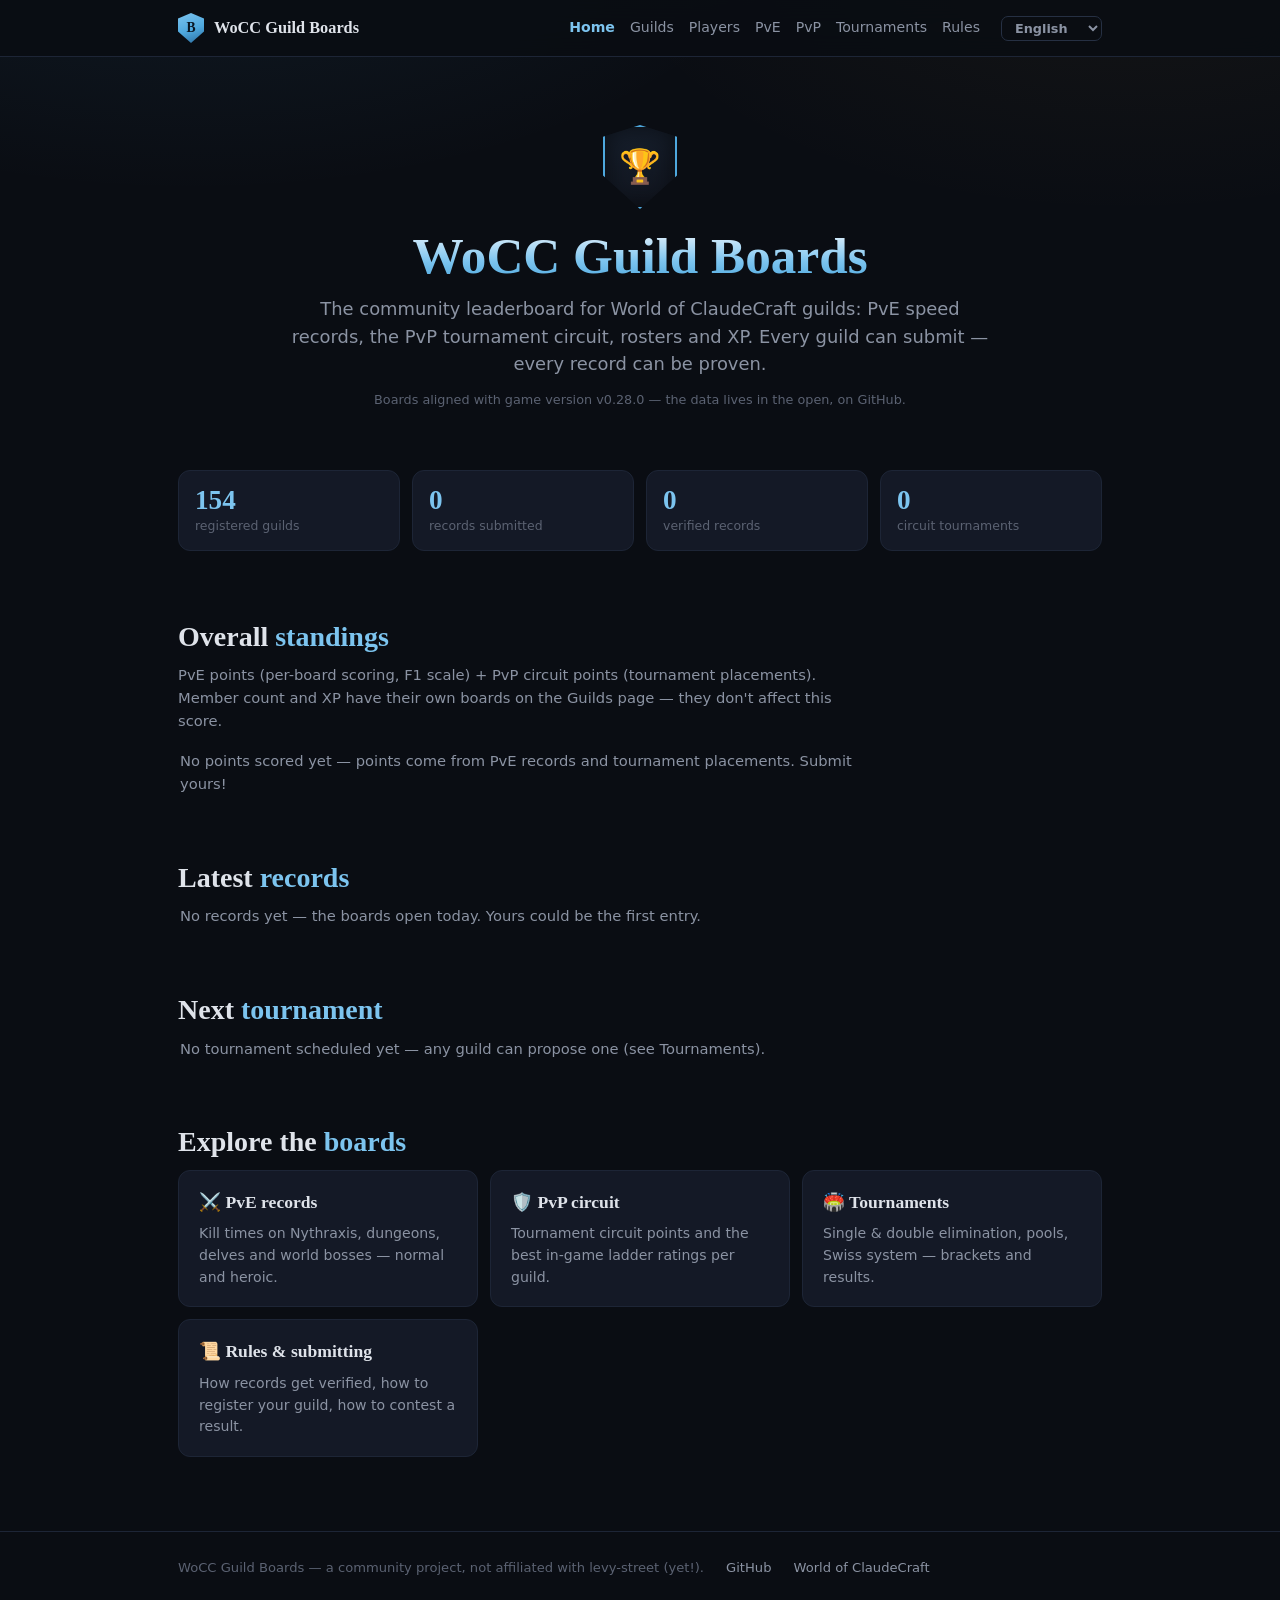
<file: index.html>
<!doctype html>
<html lang="en">
<head>
<meta charset="utf-8">
<meta name="viewport" content="width=device-width, initial-scale=1">
<meta name="color-scheme" content="dark">
<title data-i18n="home.title">WoCC Guild Boards — the inter-guild leaderboard</title>
<meta name="description" content="The community leaderboard for World of ClaudeCraft guilds: PvE records, PvP tournament circuit, rosters and XP. Submissions open to every guild.">
<meta name="theme-color" content="#4ea8de">
<link rel="icon" href="data:image/svg+xml,<svg xmlns=%27http://www.w3.org/2000/svg%27 viewBox=%270 0 100 100%27><polygon points=%2750,0 100,16 100,60 50,100 0,60 0,16%27 fill=%27%234ea8de%27/><text x=%2750%27 y=%2772%27 font-size=%2752%27 text-anchor=%27middle%27 font-family=%27Georgia%27 font-weight=%27bold%27 fill=%27%230a1622%27>B</text></svg>">
<link rel="stylesheet" href="assets/style.css">
</head>
<body data-page="home">

<header class="topbar">
  <div class="row">
    <a class="brand" href="index.html"><span class="sigil">B</span><b>WoCC Guild Boards</b></a>
    <nav class="topnav" data-boards-nav data-current="home"></nav>
  </div>
</header>

<div class="demo-banner" data-demo-banner></div>

<main>
  <div class="wrap">
    <section class="hero">
      <div class="crest"><span>🏆</span></div>
      <h1>WoCC Guild Boards</h1>
      <p data-i18n="home.tagline">The community leaderboard for World of ClaudeCraft guilds: PvE speed records, the PvP tournament circuit, rosters and XP. Every guild can submit — every record can be proven.</p>
      <span class="patchline" data-i18n="home.patchline">Boards aligned with game version v0.28.0 — the data lives in the open, on GitHub.</span>
    </section>

    <section>
      <div class="stats" data-home-stats></div>
    </section>

    <section>
      <h2 data-i18n="home.overallH">Overall <span class="em">standings</span></h2>
      <p class="section-sub" data-i18n="home.overallSub">PvE points (per-board scoring, F1 scale) + PvP circuit points (tournament placements). Member count and XP have their own boards on the Guilds page — they don't affect this score.</p>
      <div class="table-scroll" data-home-board></div>
    </section>

    <section>
      <h2 data-i18n="home.latestH">Latest <span class="em">records</span></h2>
      <div data-home-latest></div>
    </section>

    <section>
      <h2 data-i18n="home.nextH">Next <span class="em">tournament</span></h2>
      <div data-home-next></div>
    </section>

    <section>
      <h2 data-i18n="home.exploreH">Explore the <span class="em">boards</span></h2>
      <div class="cards">
        <a class="navcard" href="pve.html"><h3 data-i18n="home.cardPveH">⚔️ PvE records</h3><p data-i18n="home.cardPveP">Kill times on Nythraxis, dungeons, delves and world bosses — normal and heroic.</p></a>
        <a class="navcard" href="pvp.html"><h3 data-i18n="home.cardPvpH">🛡️ PvP circuit</h3><p data-i18n="home.cardPvpP">Tournament circuit points and the best in-game ladder ratings per guild.</p></a>
        <a class="navcard" href="tournois.html"><h3 data-i18n="home.cardTourH">🏟️ Tournaments</h3><p data-i18n="home.cardTourP">Single &amp; double elimination, pools, Swiss system — brackets and results.</p></a>
        <a class="navcard" href="reglement.html"><h3 data-i18n="home.cardRulesH">📜 Rules &amp; submitting</h3><p data-i18n="home.cardRulesP">How records get verified, how to register your guild, how to contest a result.</p></a>
      </div>
    </section>
  </div>
</main>

<footer>
  <div class="wrap">
    <span data-i18n="footer.tagline">WoCC Guild Boards — a community project, not affiliated with levy-street (yet!).</span>
    <a href="https://github.com/Reptile-New/guild-leaderbord" rel="noopener">GitHub</a>
    <a href="https://github.com/levy-street/world-of-claudecraft" rel="noopener">World of ClaudeCraft</a>
  </div>
</footer>

<script src="assets/i18n.js"></script>
<script src="assets/app.js"></script>
</body>
</html>
</file>
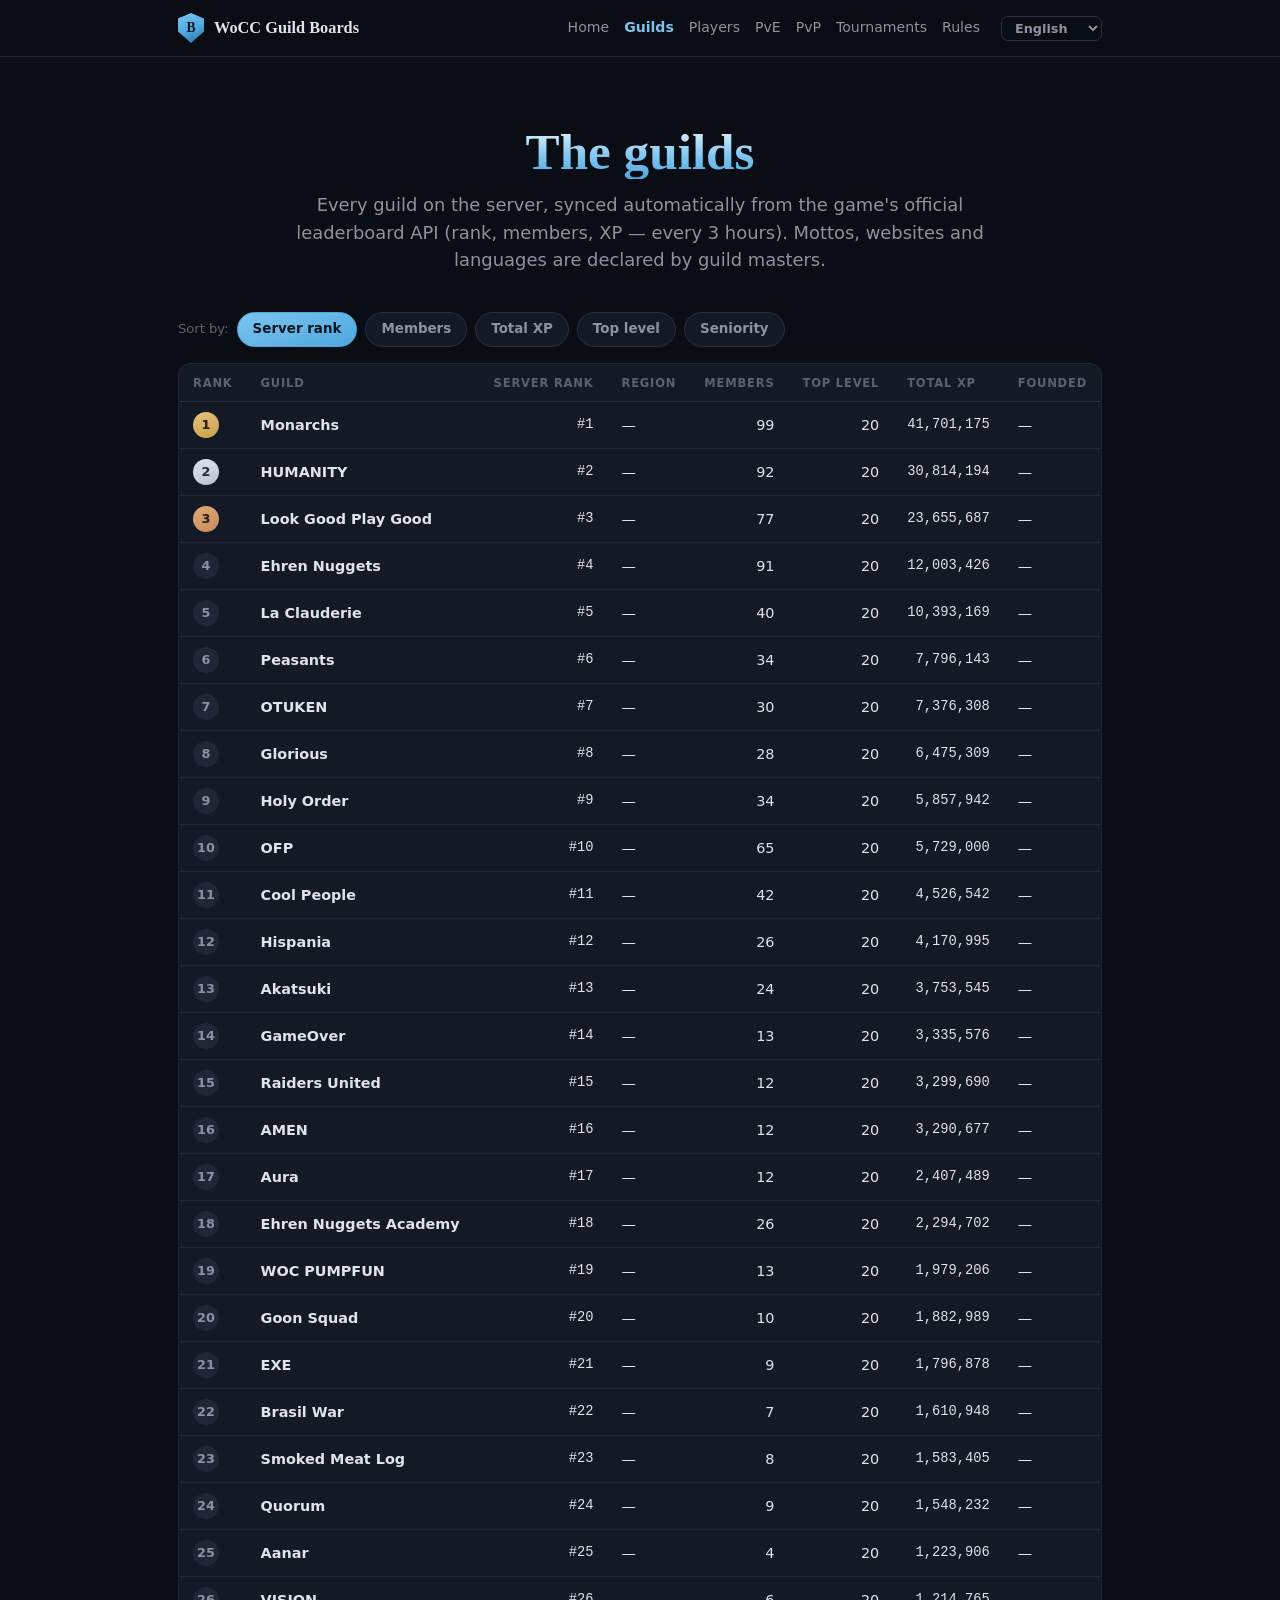
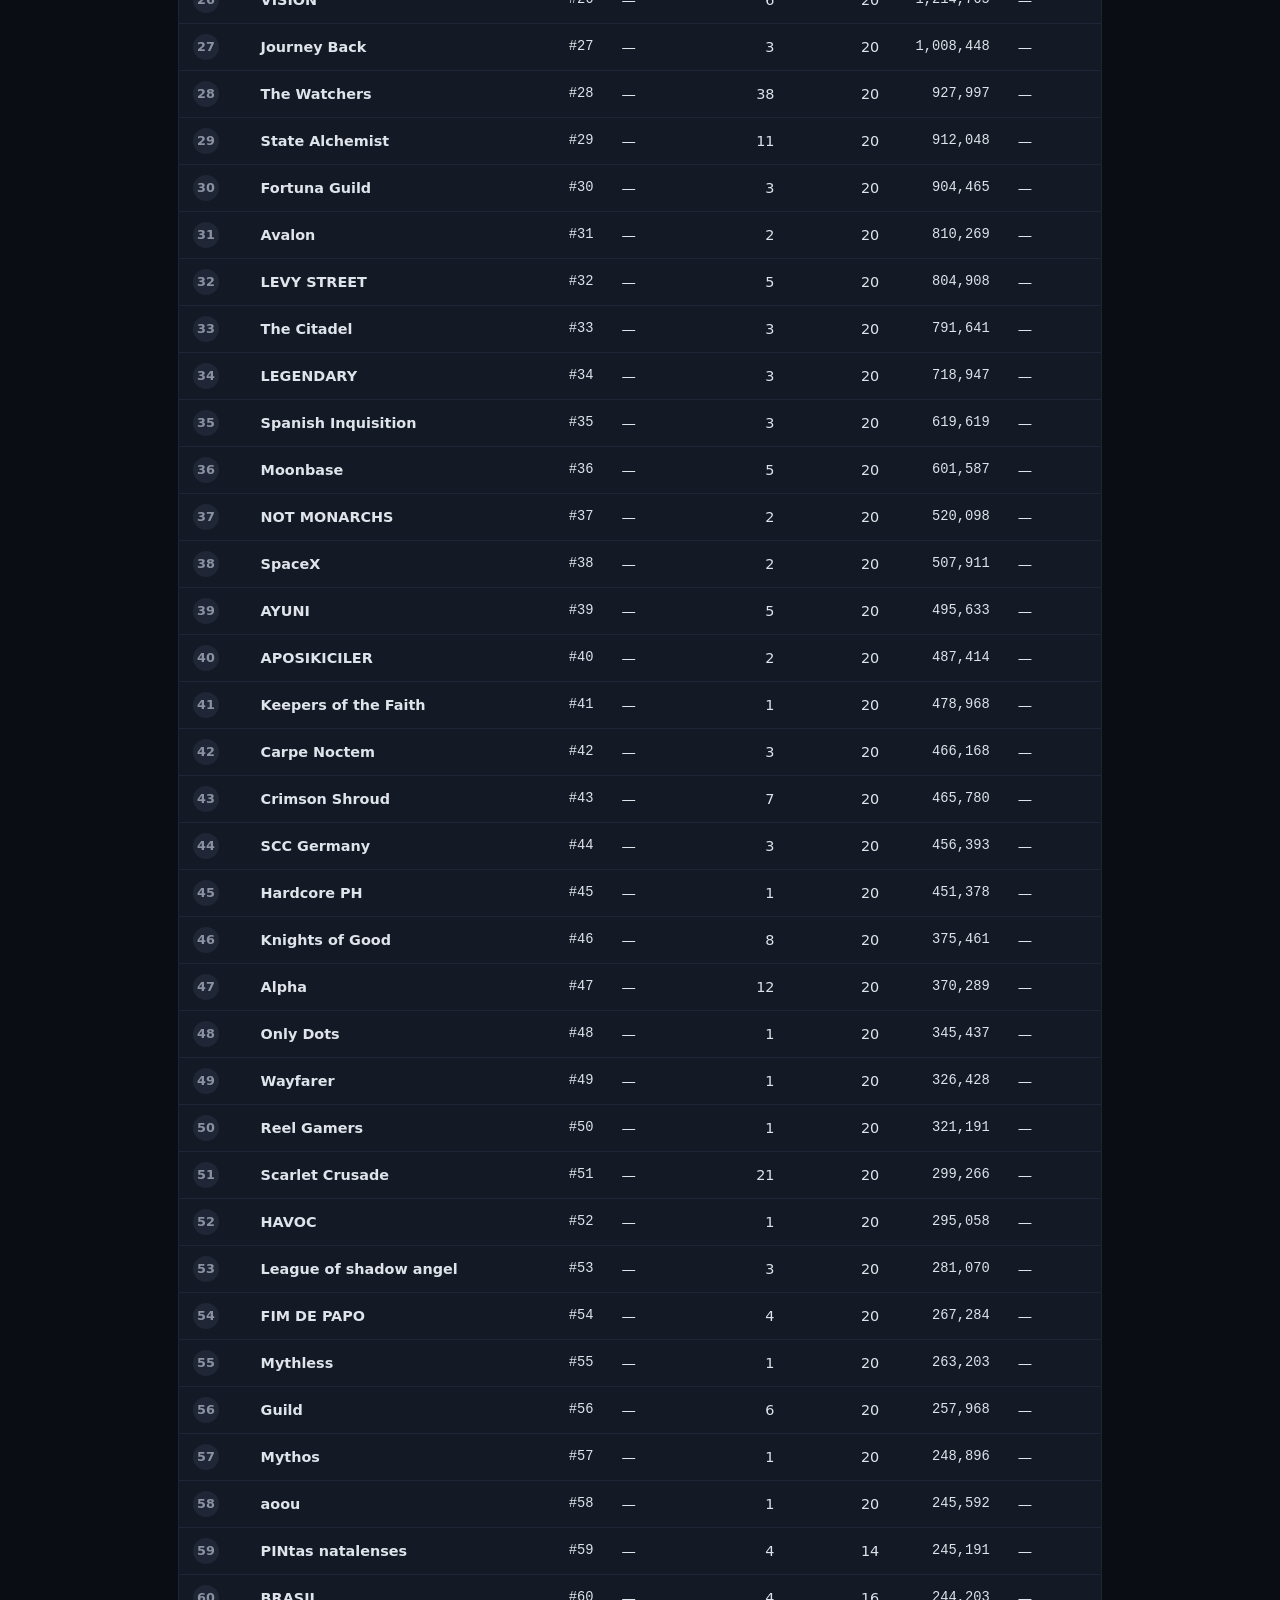
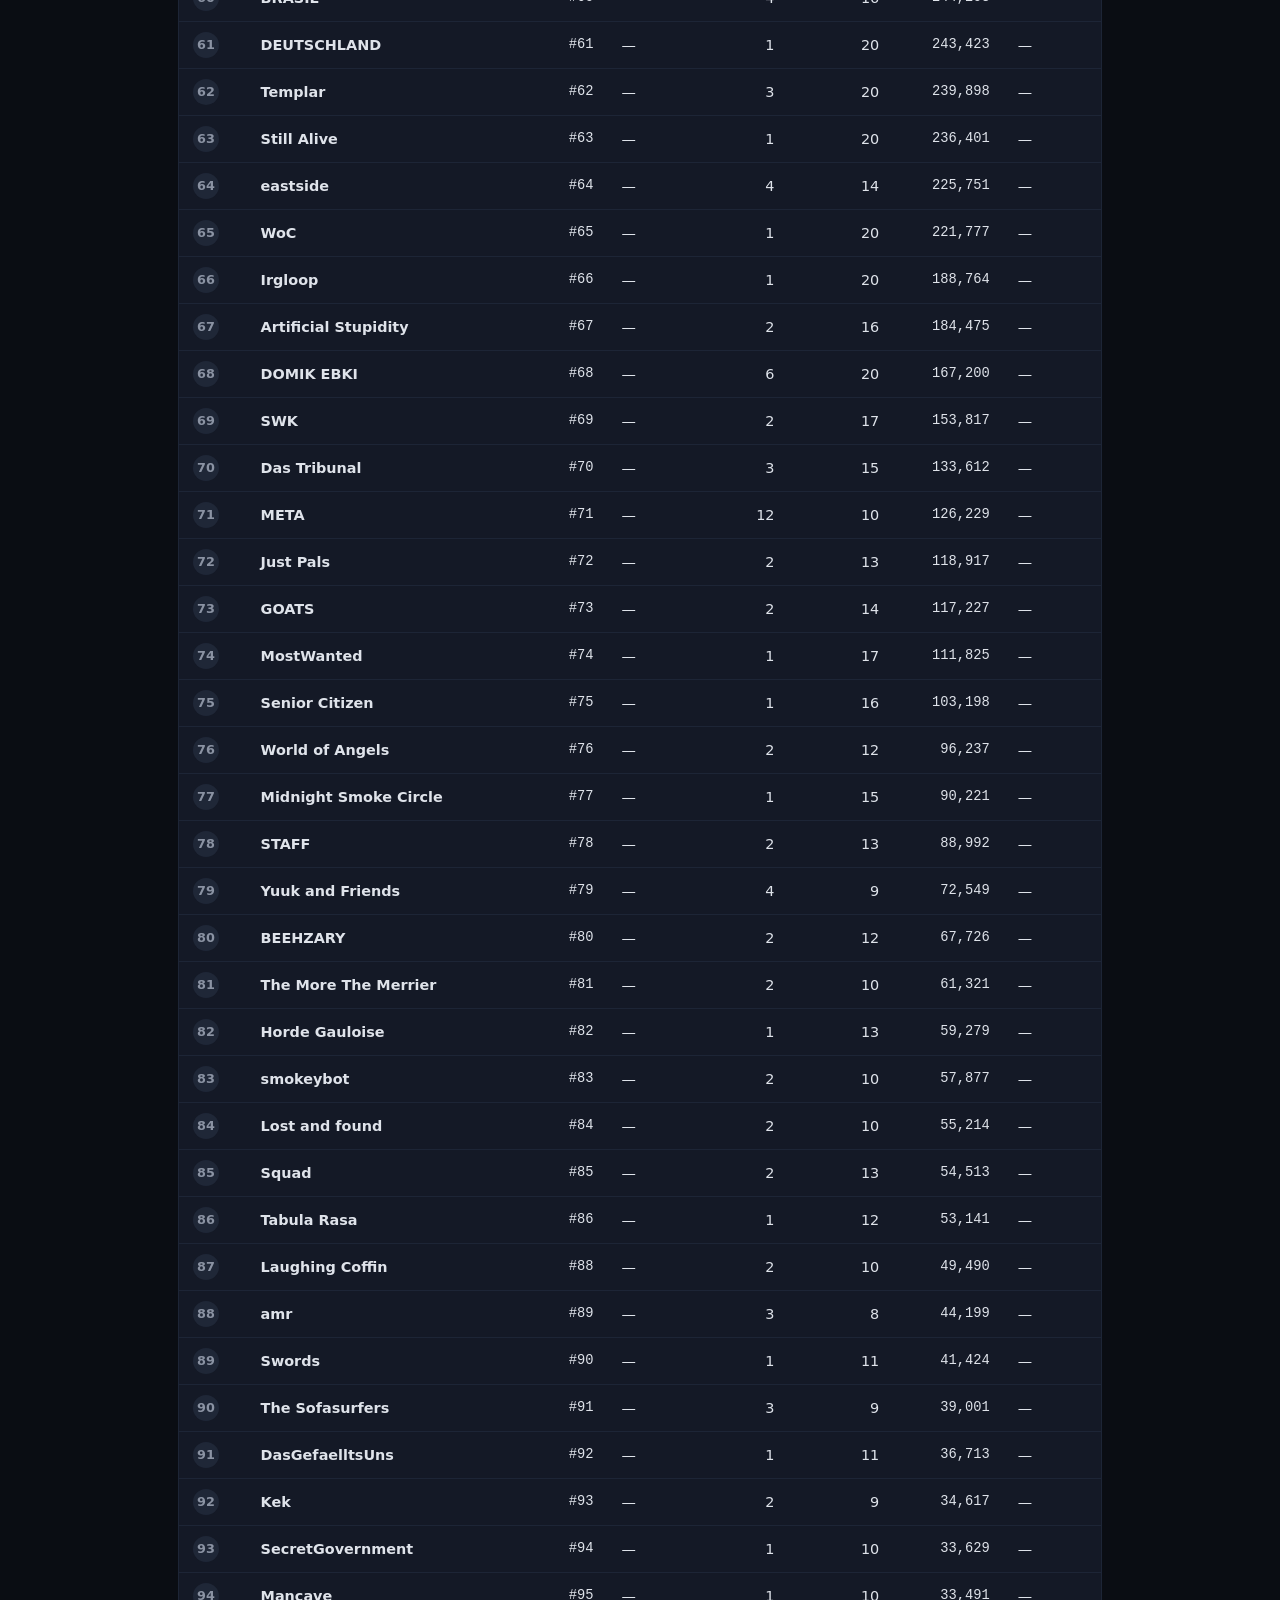
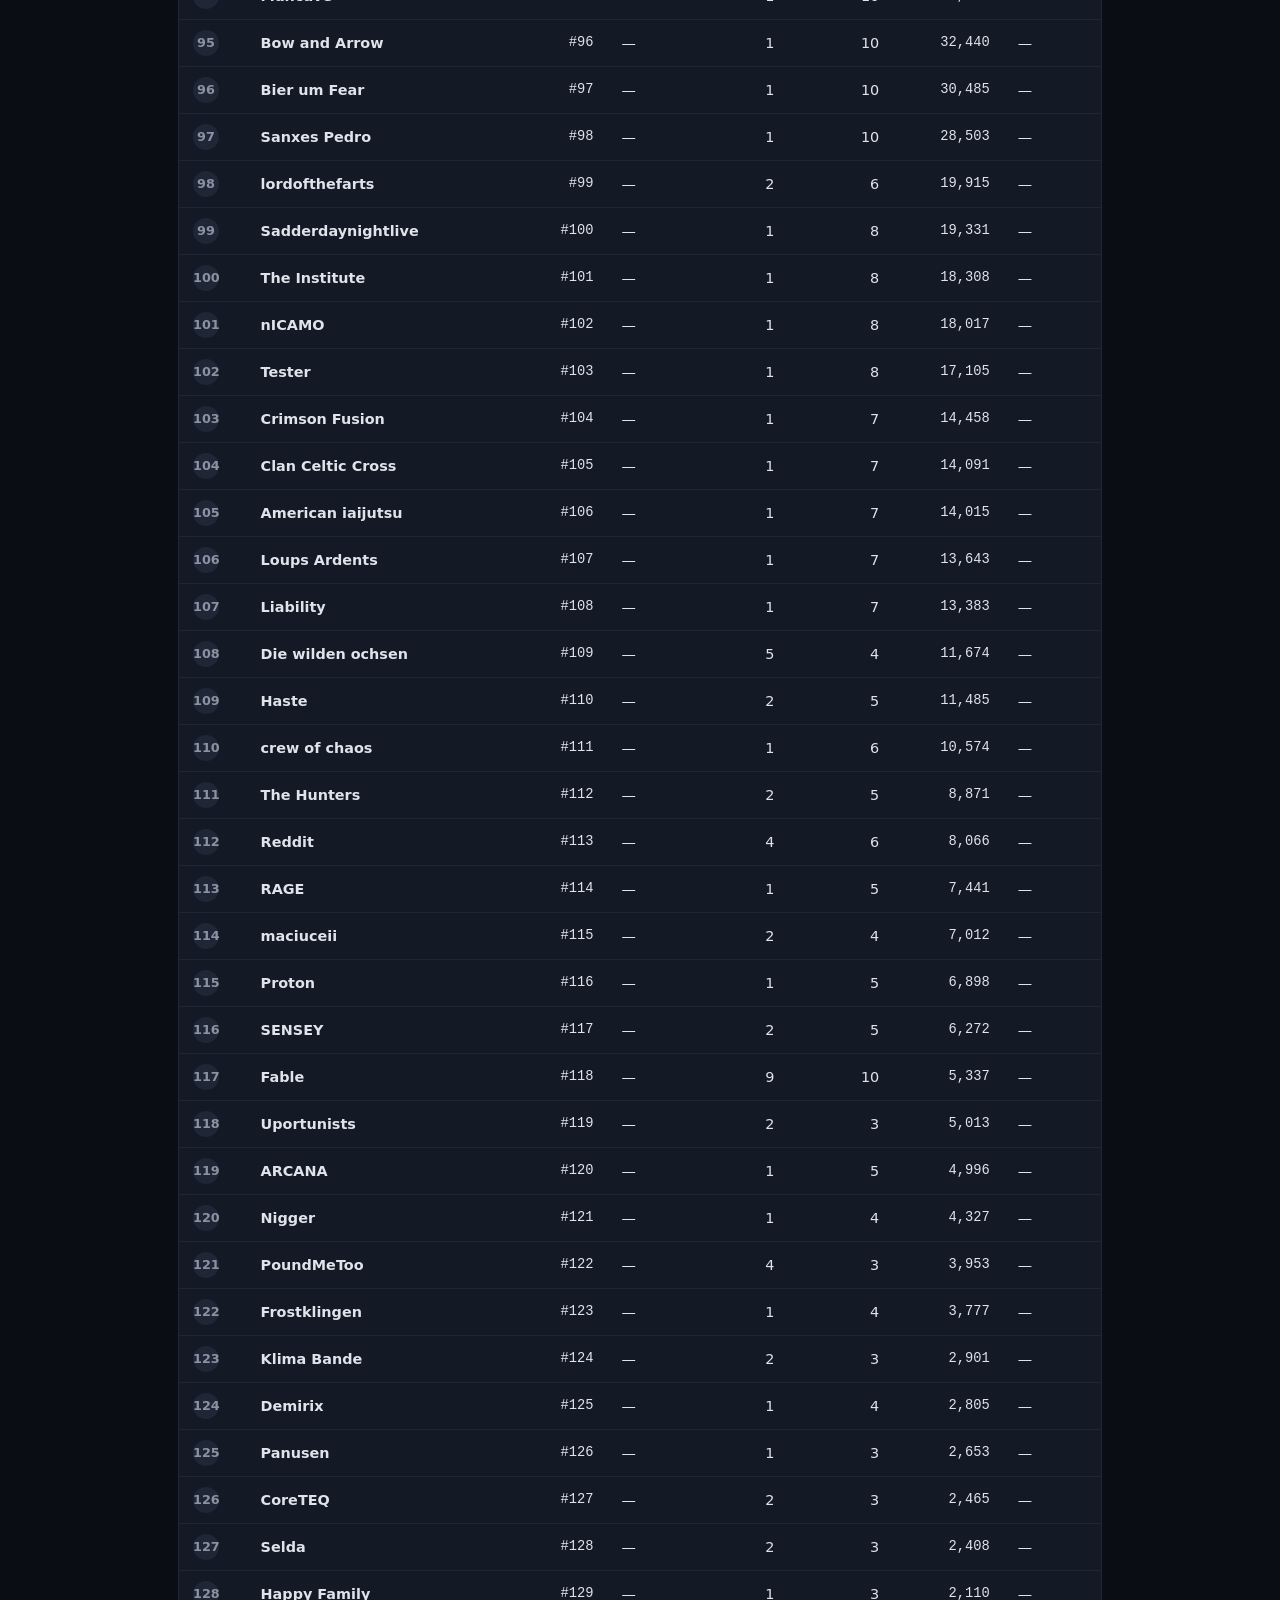
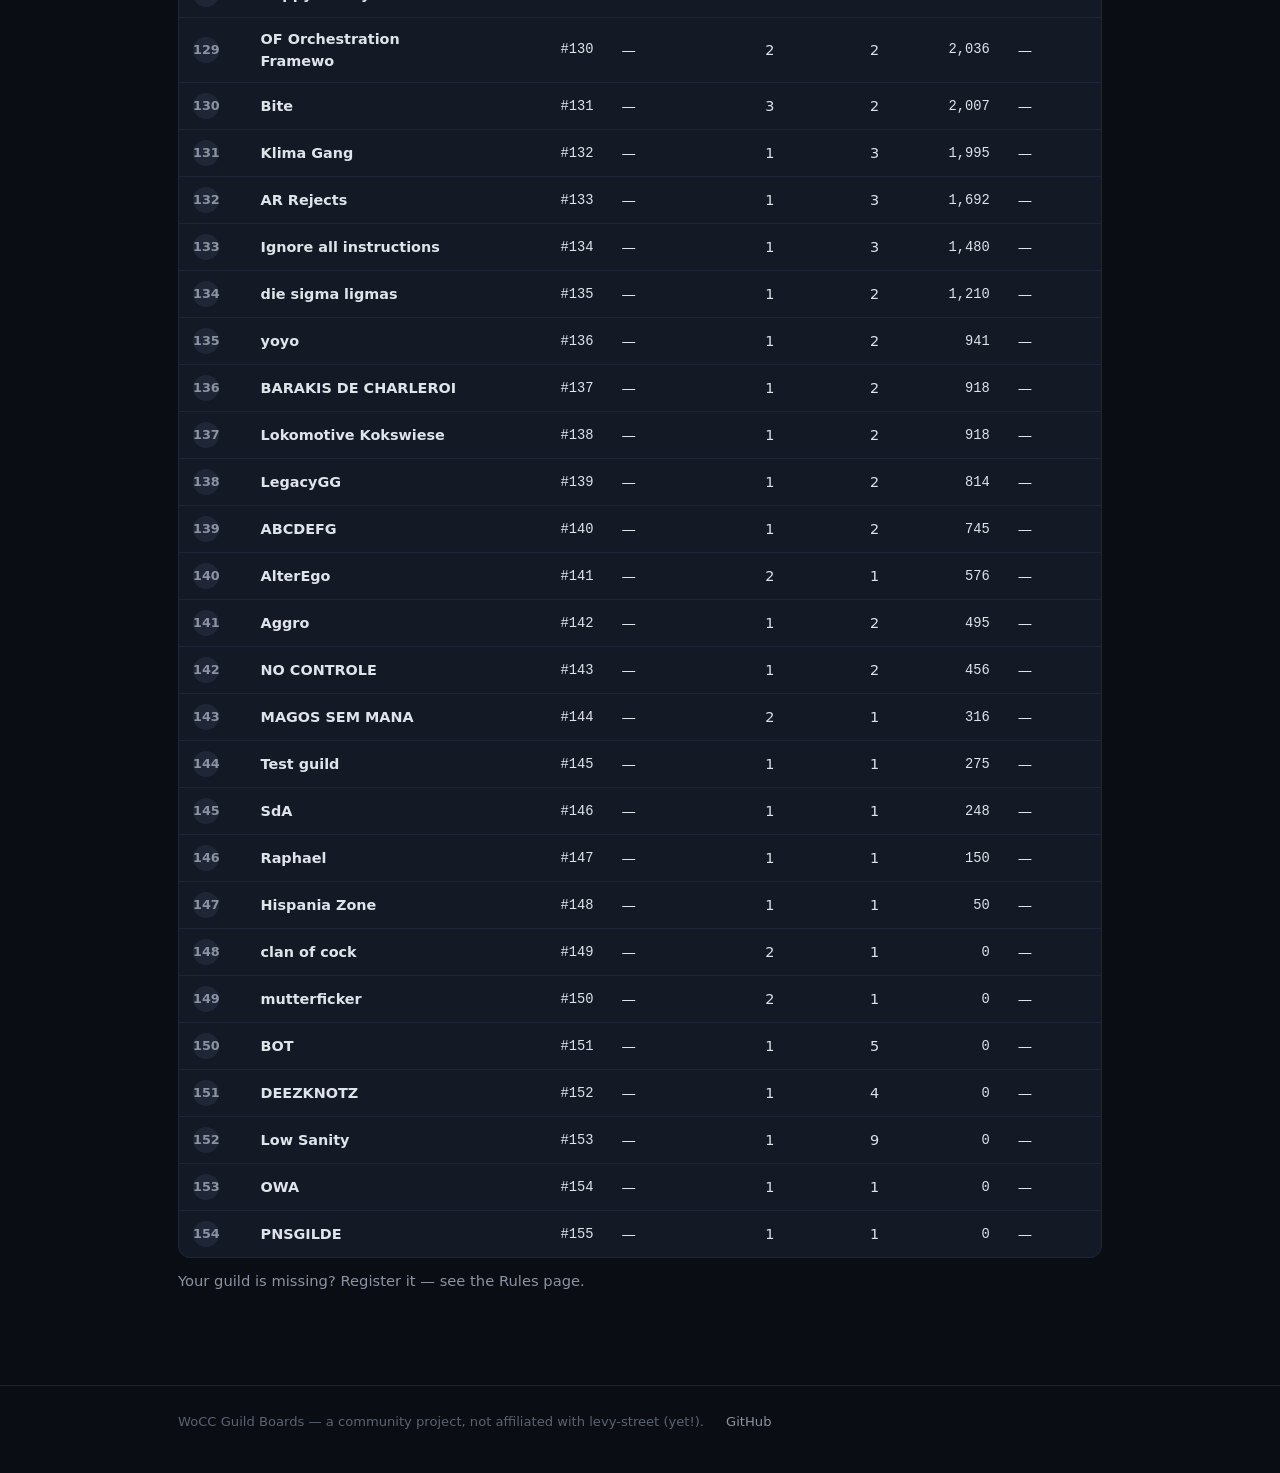
<file: guildes.html>
<!doctype html>
<html lang="en">
<head>
<meta charset="utf-8">
<meta name="viewport" content="width=device-width, initial-scale=1">
<meta name="color-scheme" content="dark">
<title data-i18n="guilds.title">Guilds — WoCC Guild Boards</title>
<meta name="description" content="Directory and rankings of World of ClaudeCraft guilds: members, average level, total XP, seniority.">
<meta name="theme-color" content="#4ea8de">
<link rel="icon" href="data:image/svg+xml,<svg xmlns=%27http://www.w3.org/2000/svg%27 viewBox=%270 0 100 100%27><polygon points=%2750,0 100,16 100,60 50,100 0,60 0,16%27 fill=%27%234ea8de%27/><text x=%2750%27 y=%2772%27 font-size=%2752%27 text-anchor=%27middle%27 font-family=%27Georgia%27 font-weight=%27bold%27 fill=%27%230a1622%27>B</text></svg>">
<link rel="stylesheet" href="assets/style.css">
</head>
<body data-page="guilds">

<header class="topbar">
  <div class="row">
    <a class="brand" href="index.html"><span class="sigil">B</span><b>WoCC Guild Boards</b></a>
    <nav class="topnav" data-boards-nav data-current="guilds"></nav>
  </div>
</header>

<div class="demo-banner" data-demo-banner></div>

<main>
  <div class="wrap">
    <section class="hero" style="padding-bottom:10px">
      <h1 data-i18n="guilds.h1">The guilds</h1>
      <p data-i18n="guilds.tagline">Every registered guild, sortable by members, average level, total XP or seniority. Numbers are declared by guild masters and refreshed with each submission.</p>
    </section>

    <section>
      <div class="chips" data-guild-chips></div>
      <div class="table-scroll" data-guild-table></div>
      <p class="section-sub" style="margin-top:12px" data-i18n="guilds.missing">Your guild is missing? Register it — see the Rules page.</p>
    </section>
  </div>
</main>

<footer>
  <div class="wrap">
    <span data-i18n="footer.tagline">WoCC Guild Boards — a community project, not affiliated with levy-street (yet!).</span>
    <a href="https://github.com/Reptile-New/guild-leaderbord" rel="noopener">GitHub</a>
  </div>
</footer>

<script src="assets/i18n.js"></script>
<script src="assets/app.js"></script>
</body>
</html>
</file>
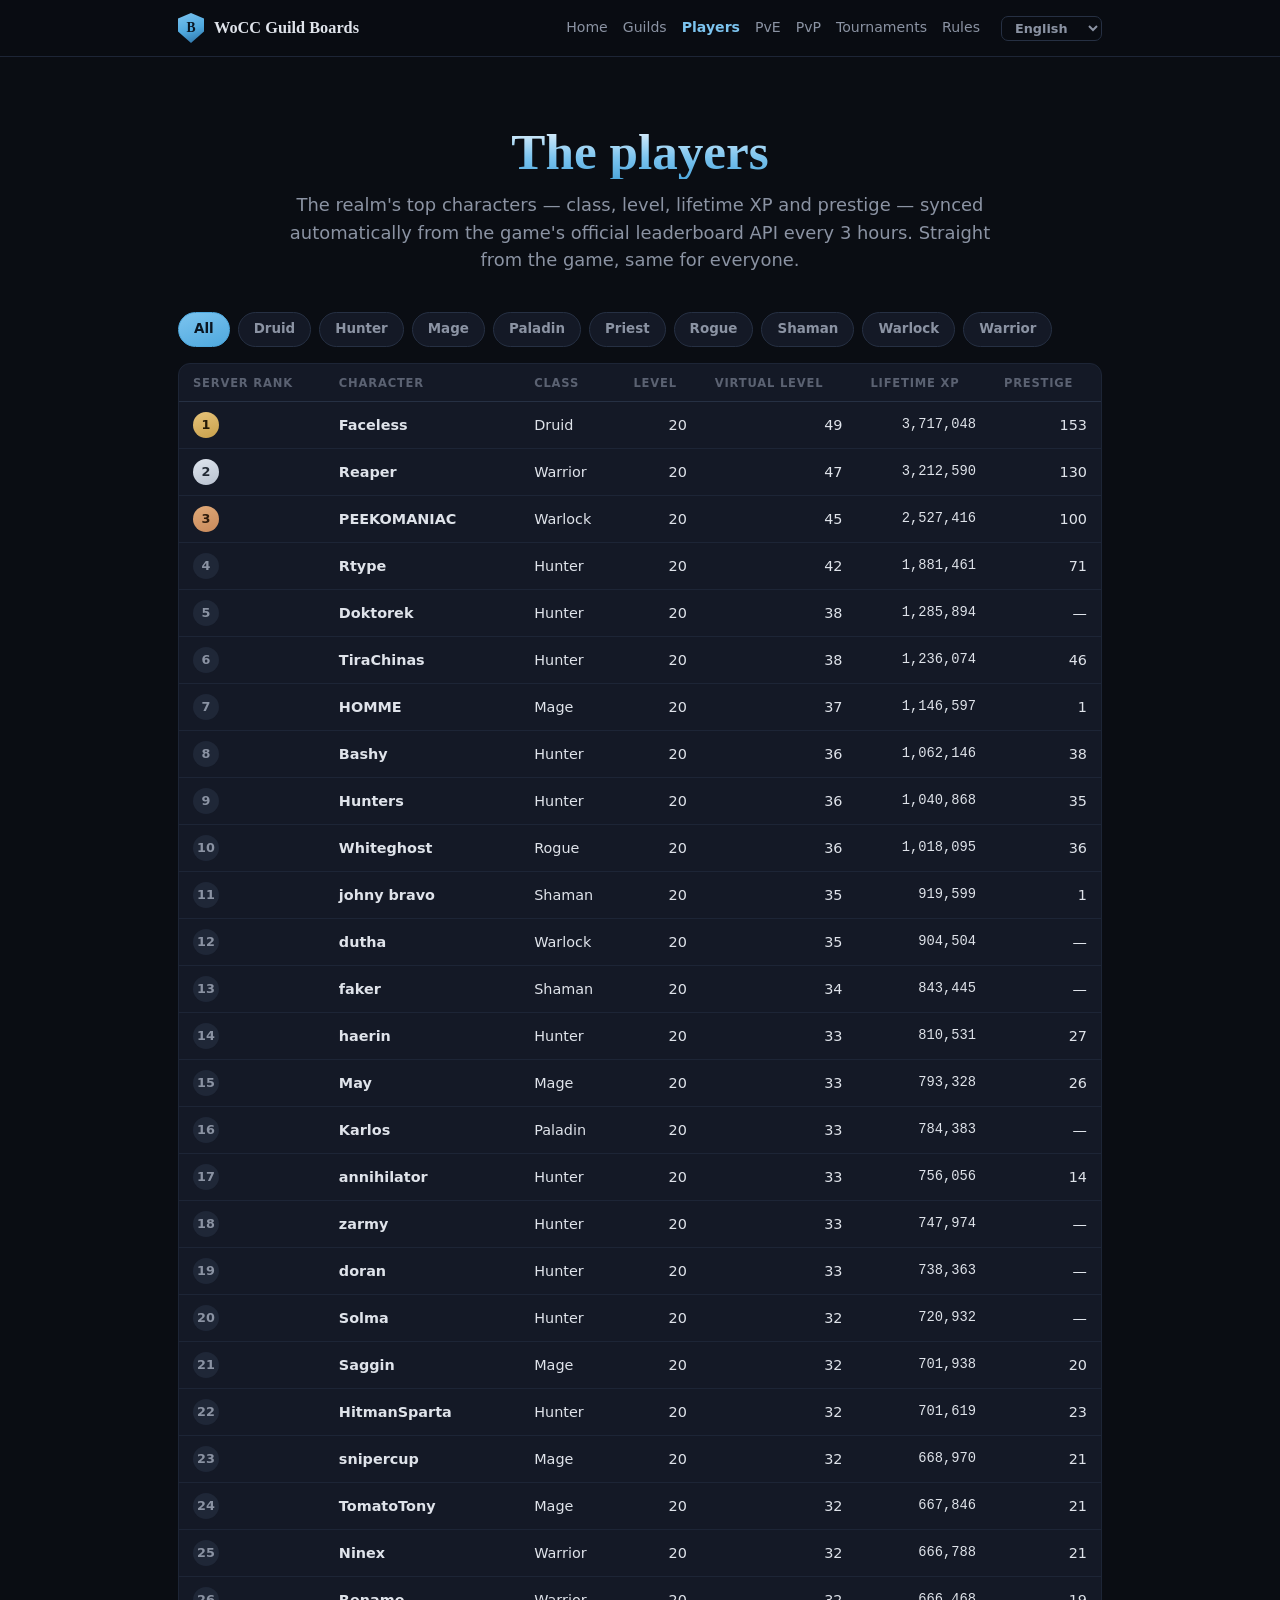
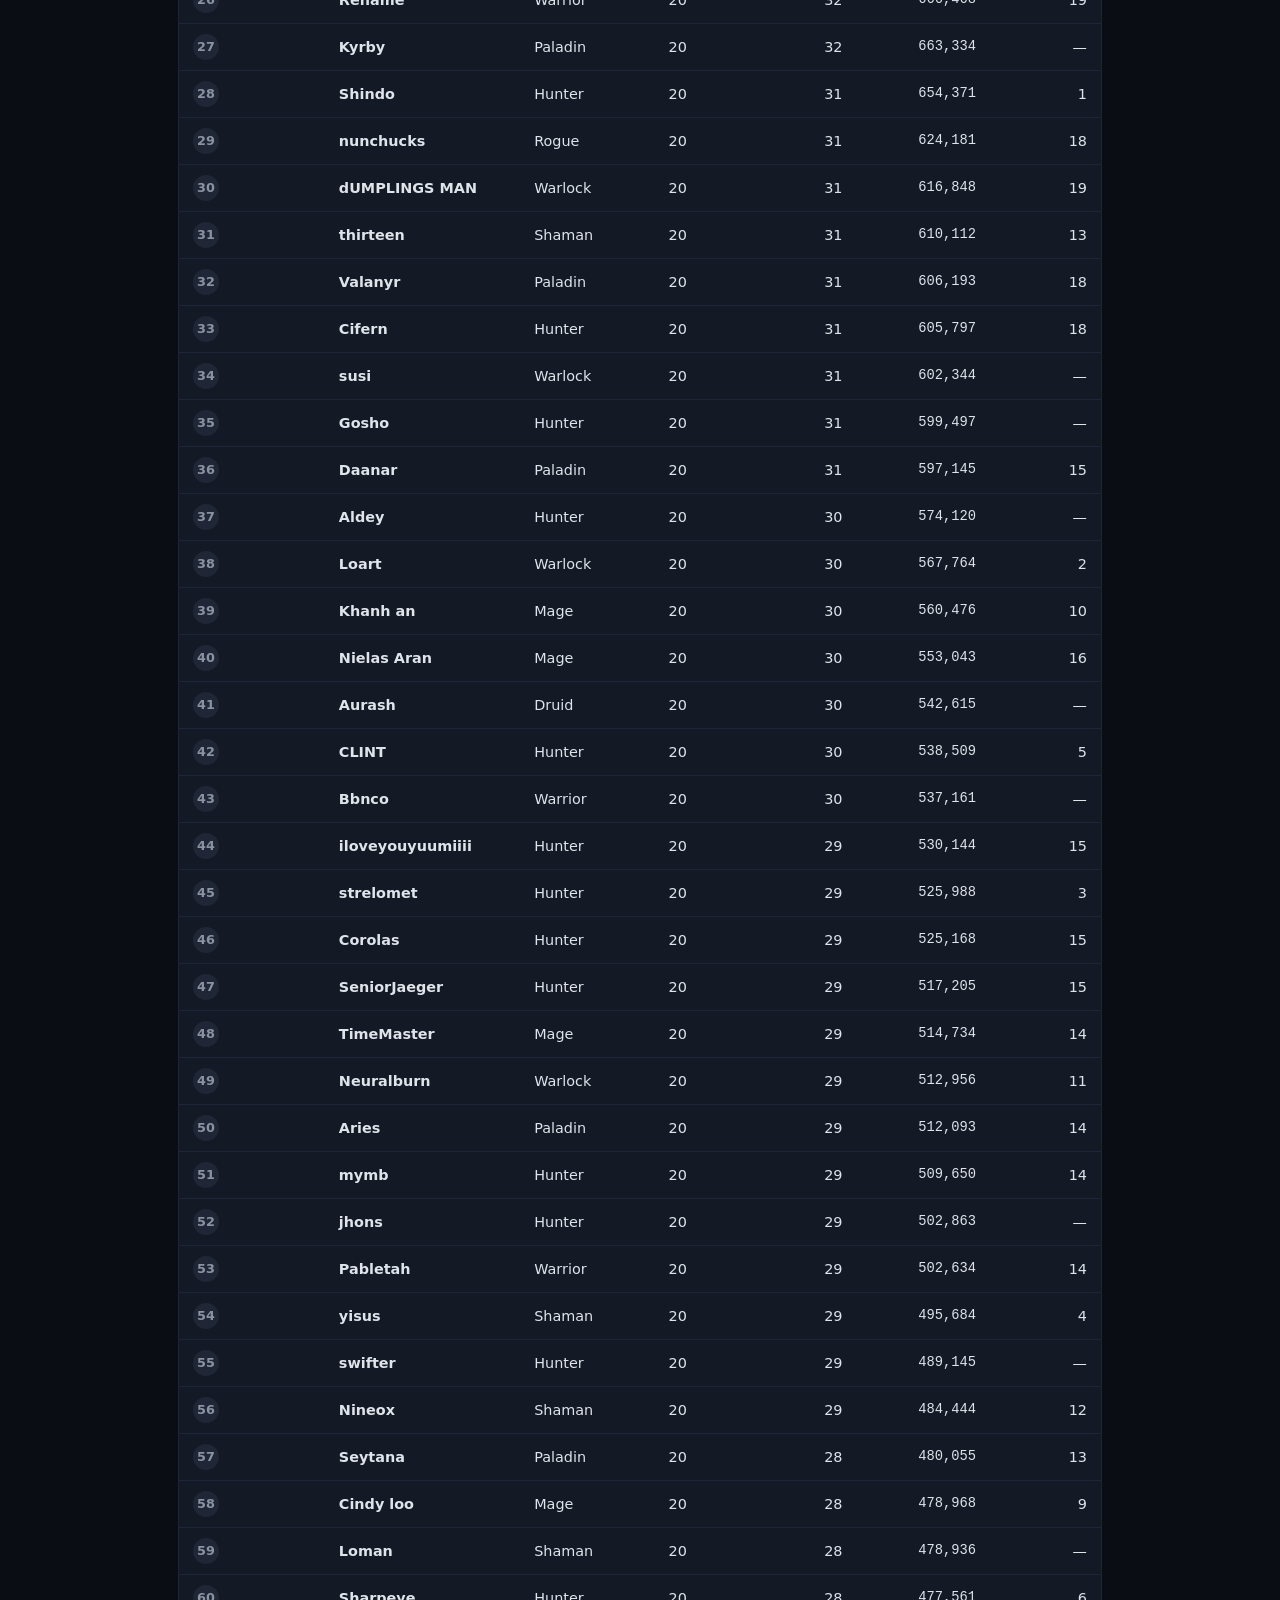
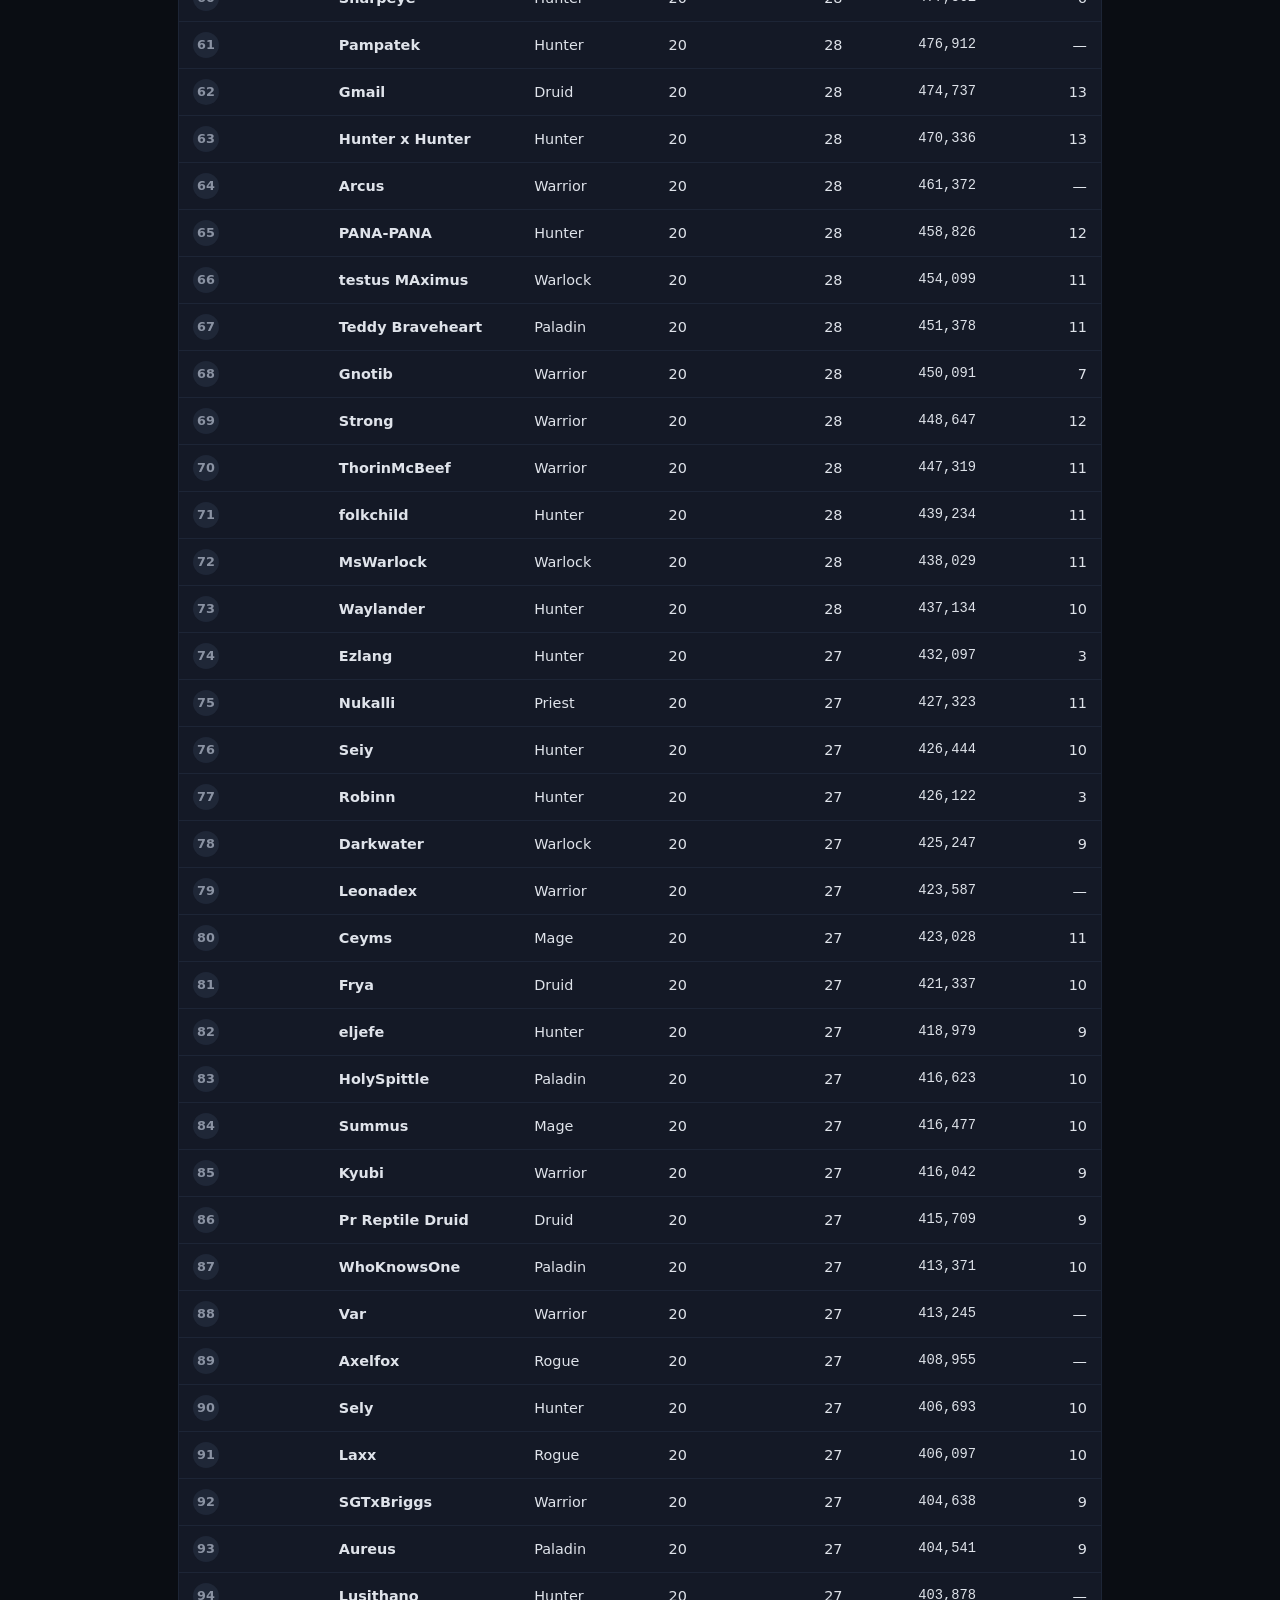
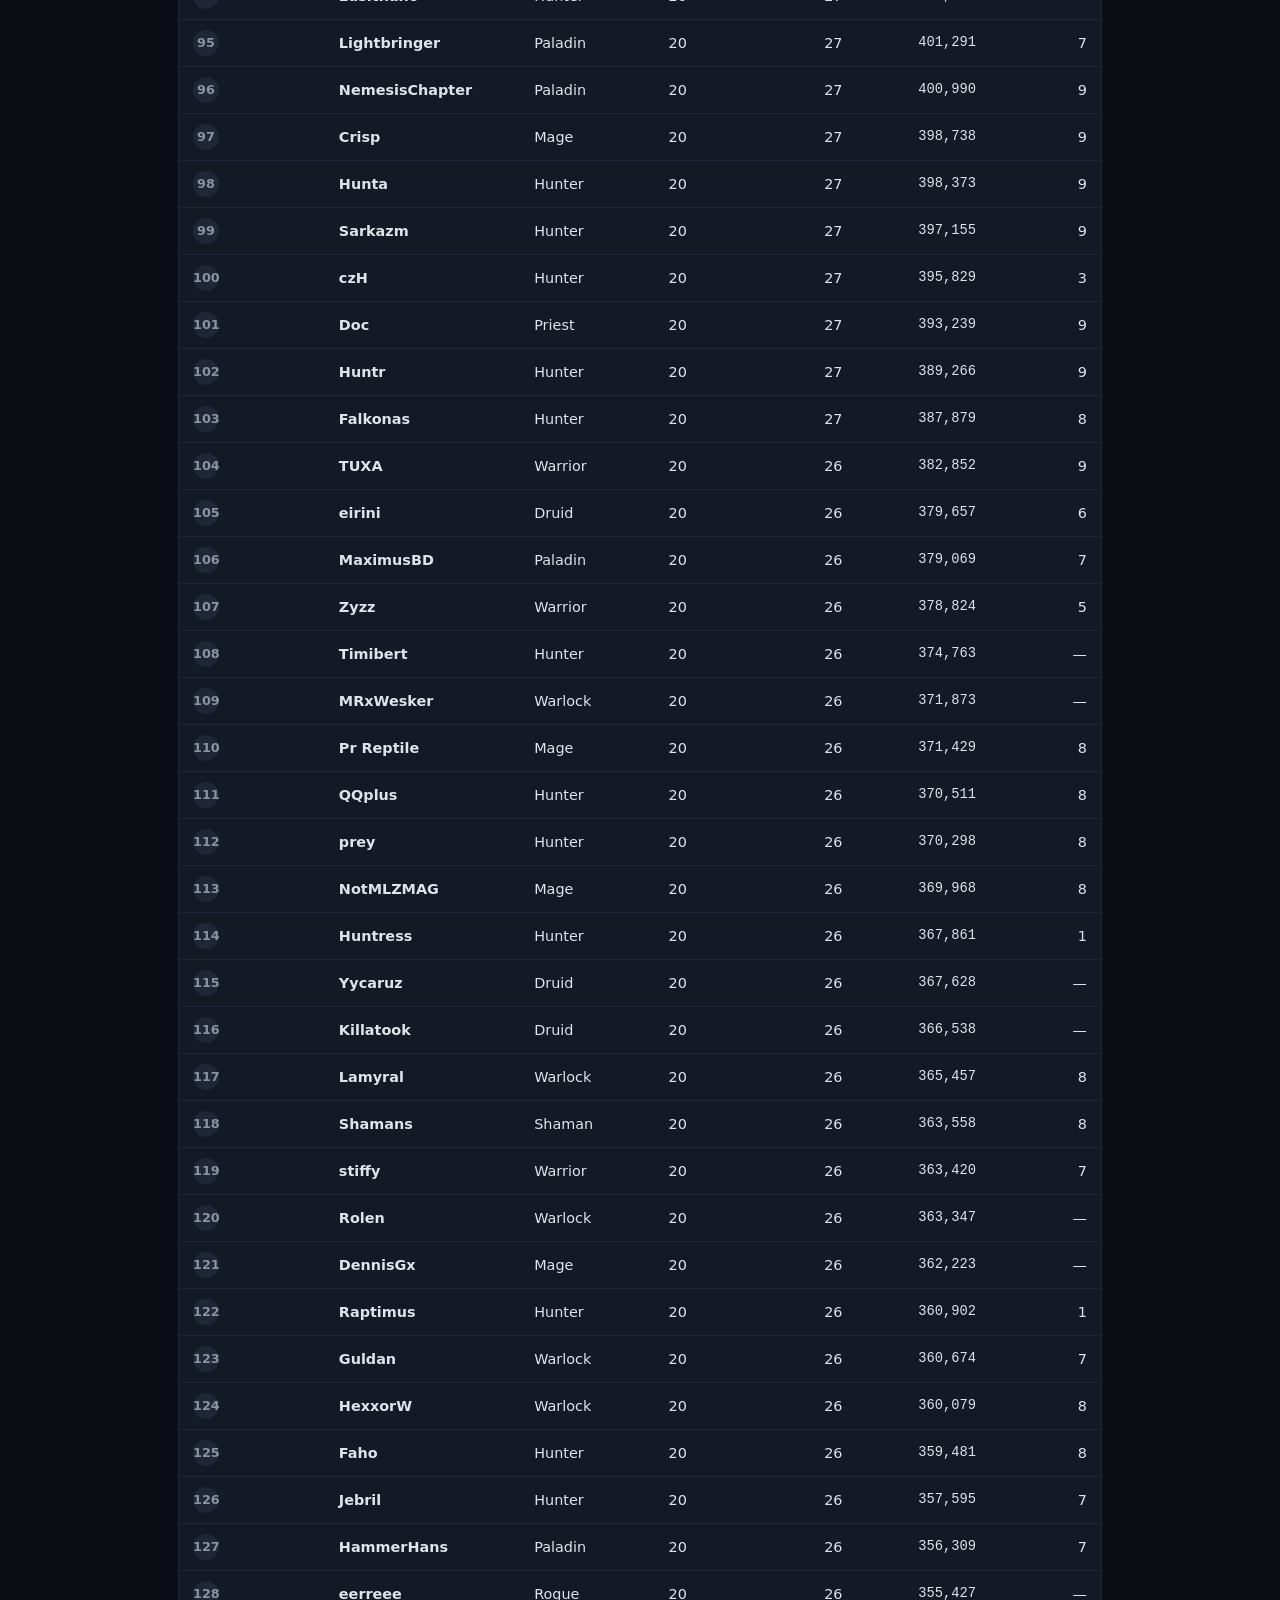
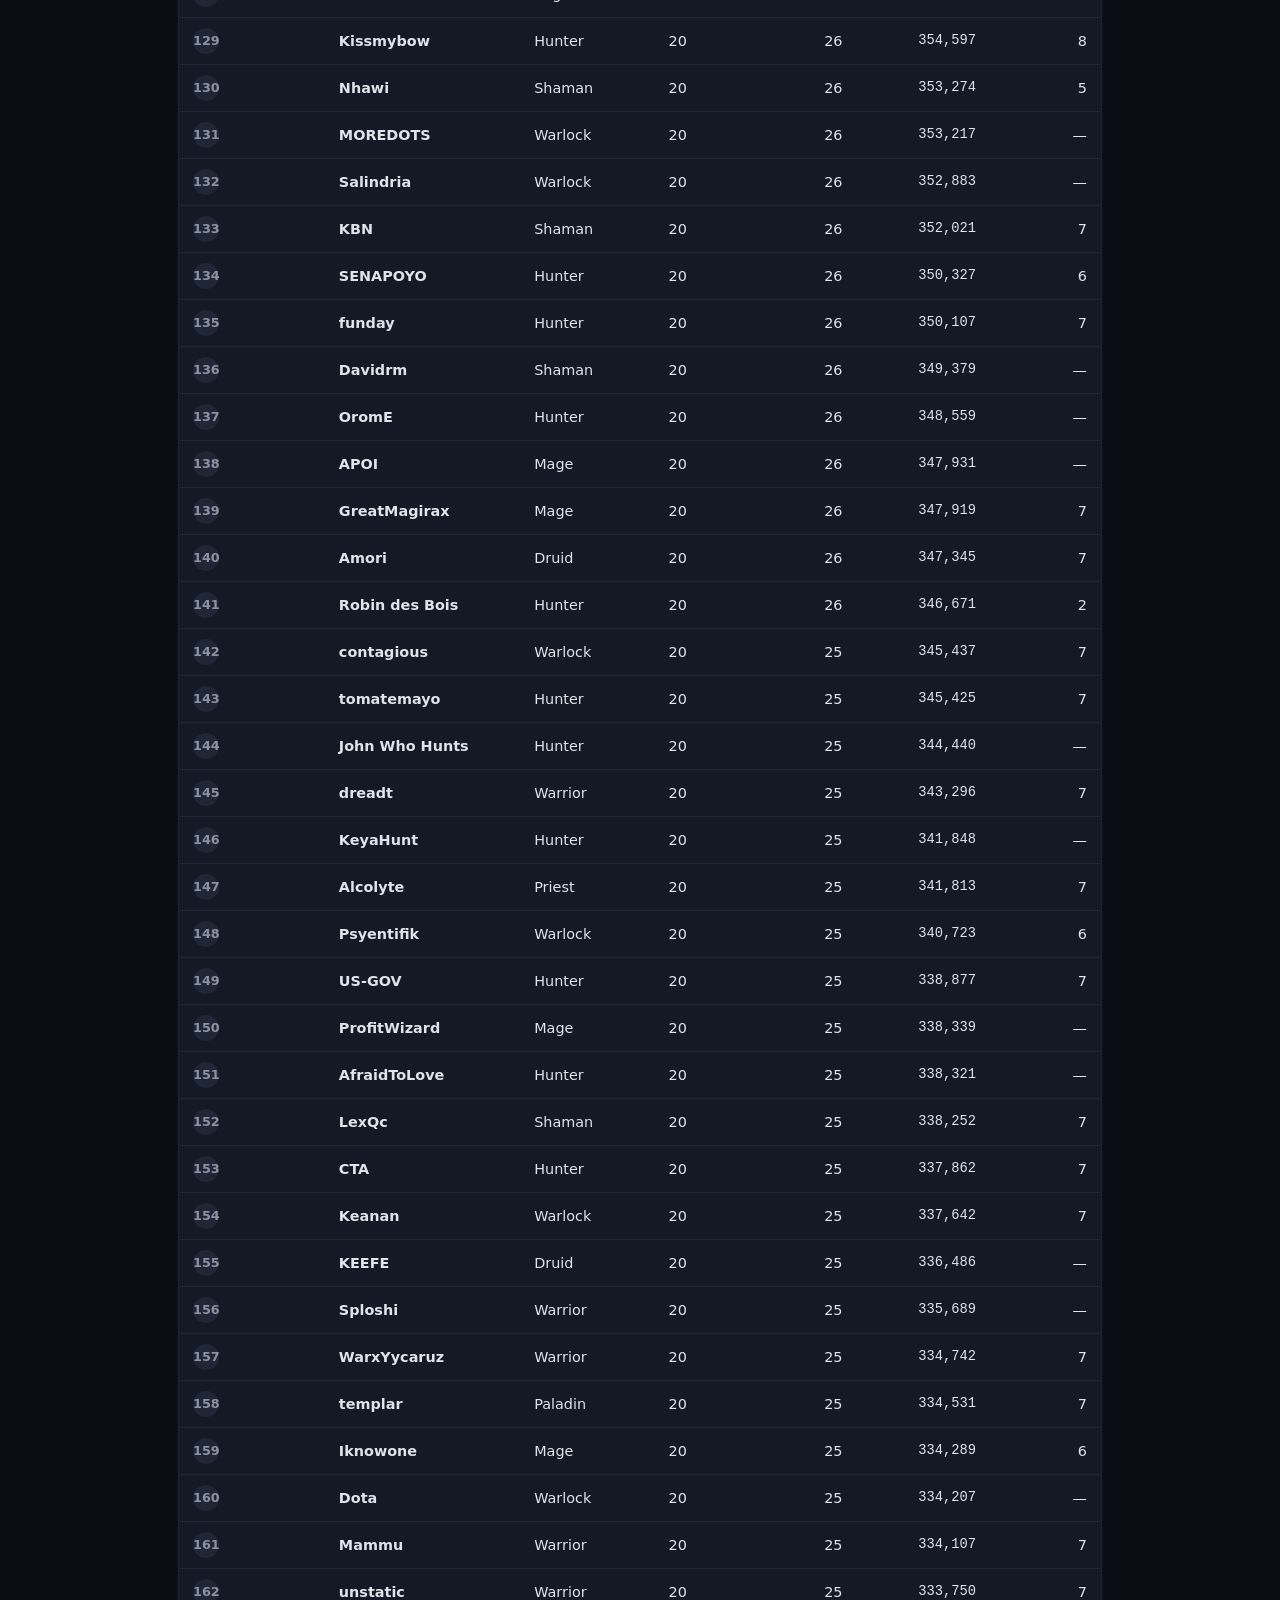
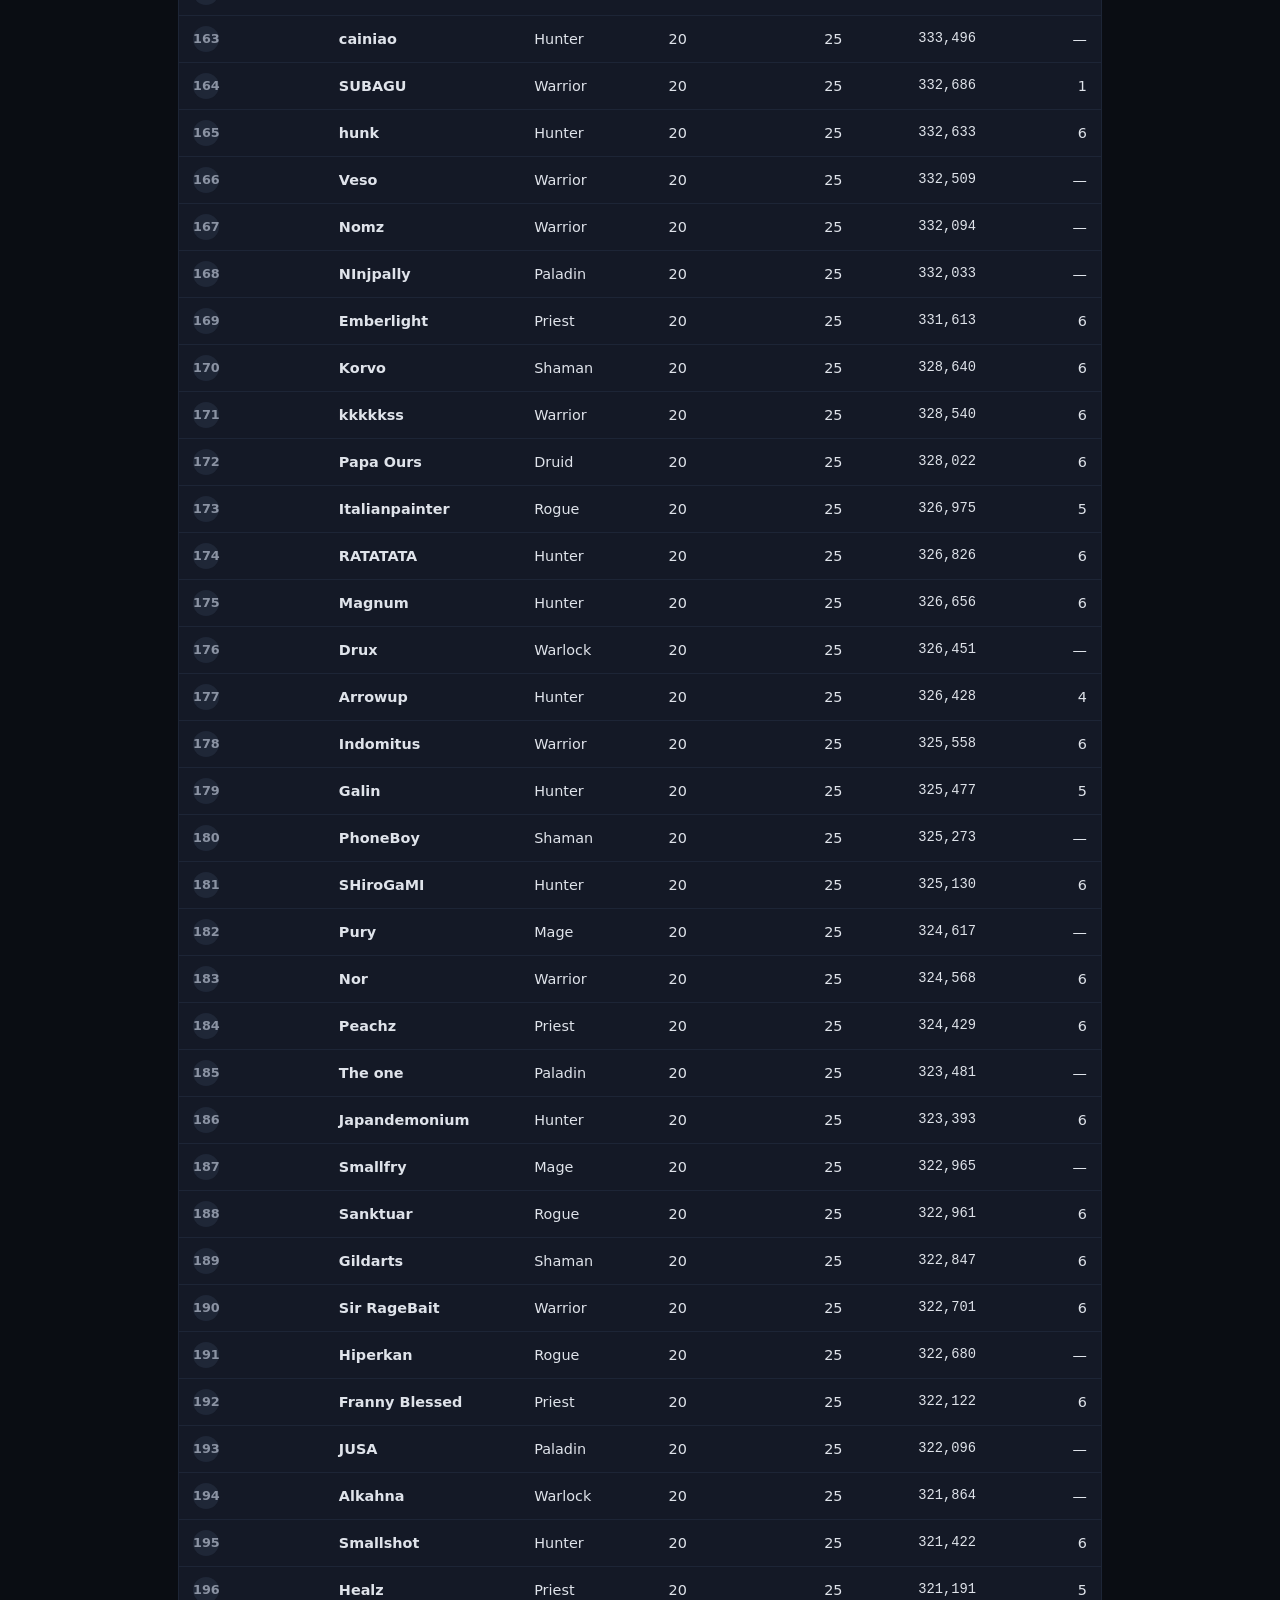
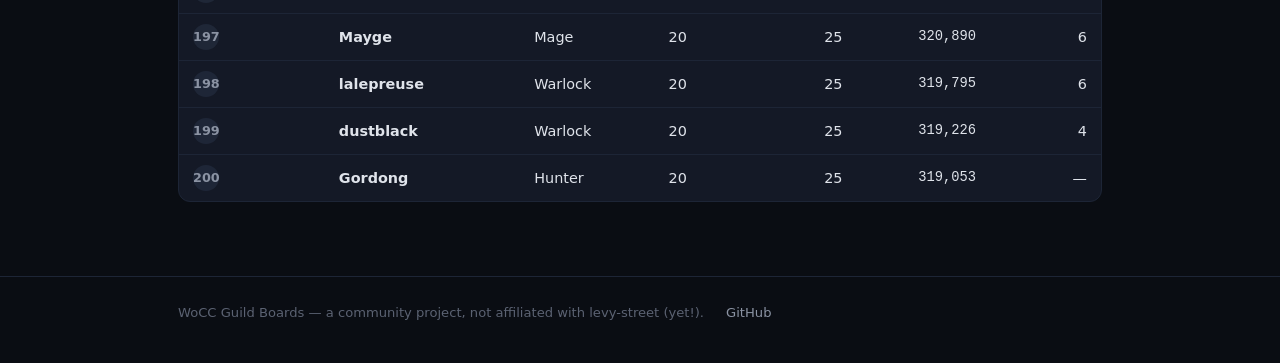
<file: joueurs.html>
<!doctype html>
<html lang="en">
<head>
<meta charset="utf-8">
<meta name="viewport" content="width=device-width, initial-scale=1">
<meta name="color-scheme" content="dark">
<title data-i18n="players.title">Players — WoCC Guild Boards</title>
<meta name="description" content="The top characters of World of ClaudeCraft: class, level, lifetime XP and prestige, synced from the game's official leaderboard API.">
<meta name="theme-color" content="#4ea8de">
<link rel="icon" href="data:image/svg+xml,<svg xmlns=%27http://www.w3.org/2000/svg%27 viewBox=%270 0 100 100%27><polygon points=%2750,0 100,16 100,60 50,100 0,60 0,16%27 fill=%27%234ea8de%27/><text x=%2750%27 y=%2772%27 font-size=%2752%27 text-anchor=%27middle%27 font-family=%27Georgia%27 font-weight=%27bold%27 fill=%27%230a1622%27>B</text></svg>">
<link rel="stylesheet" href="assets/style.css">
</head>
<body data-page="players">

<header class="topbar">
  <div class="row">
    <a class="brand" href="index.html"><span class="sigil">B</span><b>WoCC Guild Boards</b></a>
    <nav class="topnav" data-boards-nav data-current="players"></nav>
  </div>
</header>

<div class="demo-banner" data-demo-banner></div>

<main>
  <div class="wrap">
    <section class="hero" style="padding-bottom:10px">
      <h1 data-i18n="players.h1">The players</h1>
      <p data-i18n="players.tagline">The realm's top characters — class, level, lifetime XP and prestige — synced automatically from the game's official leaderboard API every 3 hours. Straight from the game, same for everyone.</p>
    </section>

    <section>
      <div class="chips" data-players-chips></div>
      <div class="table-scroll" data-players-table></div>
    </section>
  </div>
</main>

<footer>
  <div class="wrap">
    <span data-i18n="footer.tagline">WoCC Guild Boards — a community project, not affiliated with levy-street (yet!).</span>
    <a href="https://github.com/Reptile-New/guild-leaderbord" rel="noopener">GitHub</a>
  </div>
</footer>

<script src="assets/i18n.js"></script>
<script src="assets/app.js"></script>
</body>
</html>
</file>
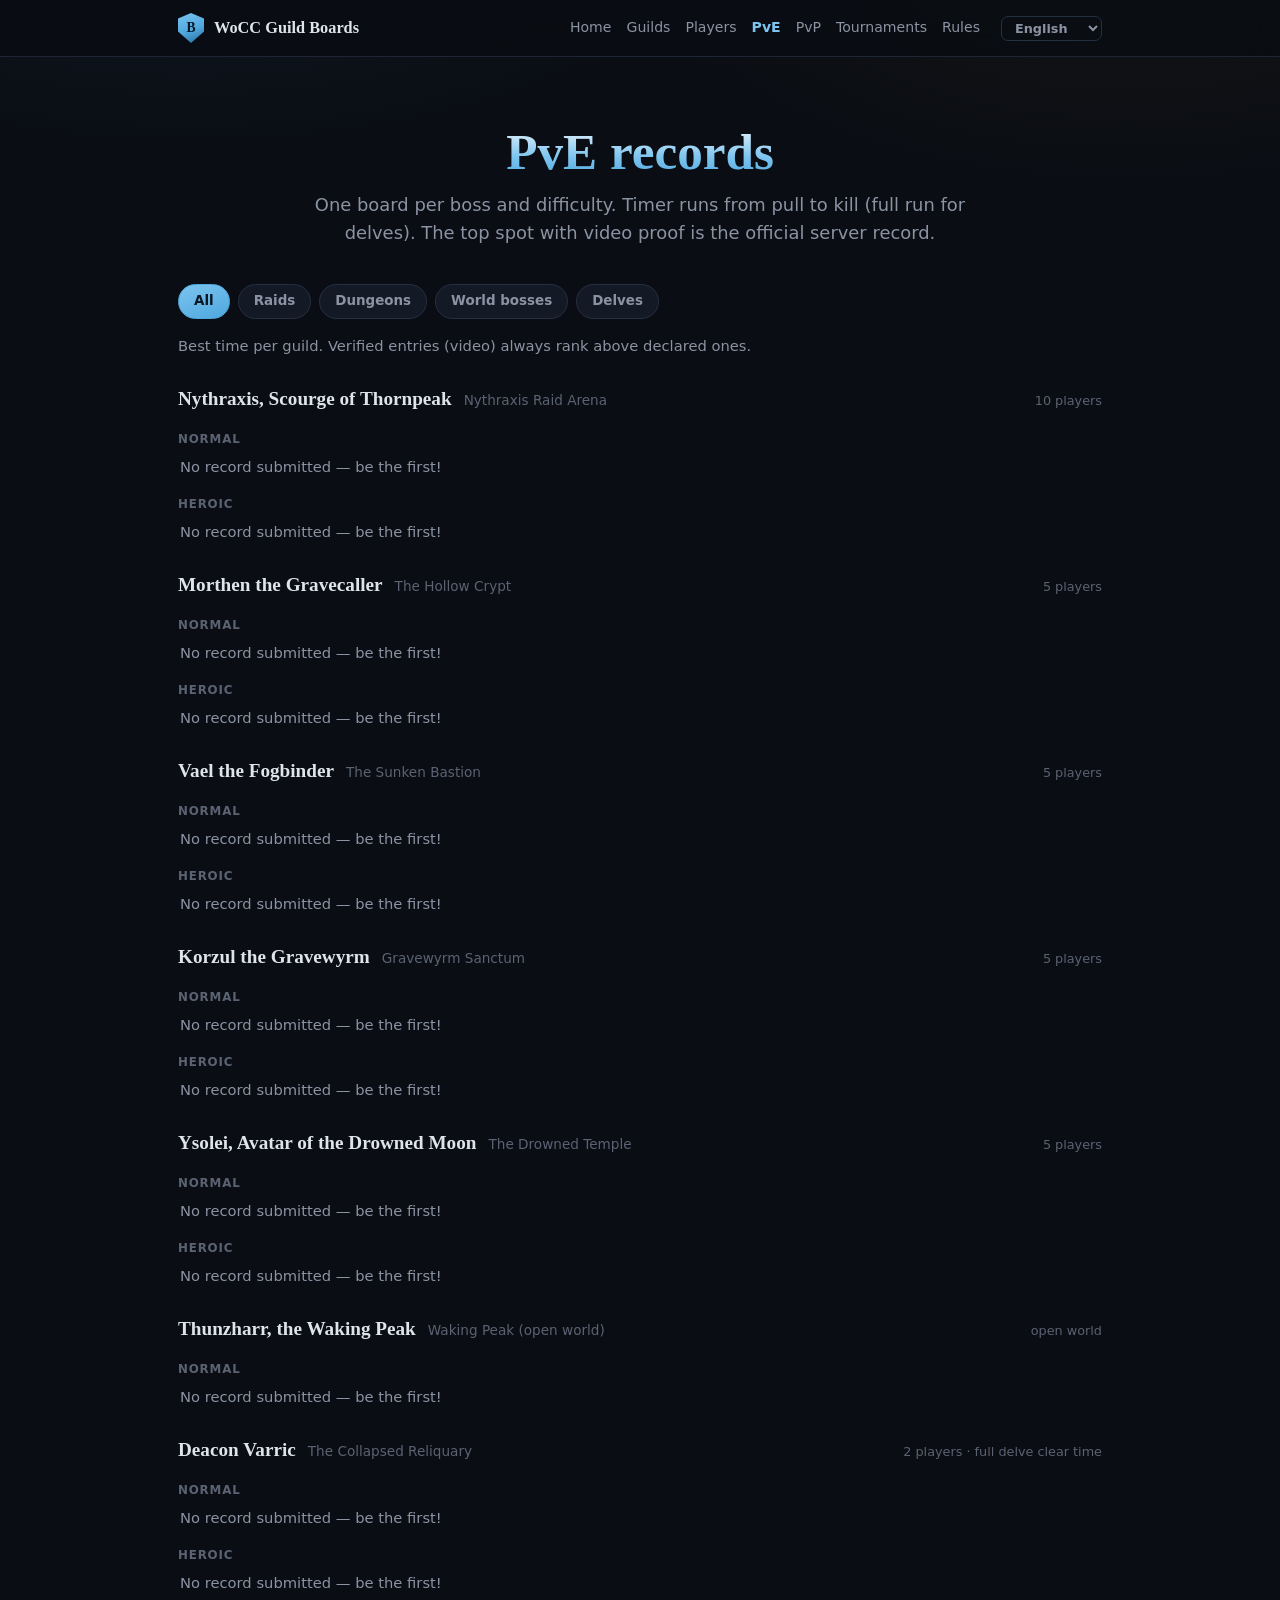
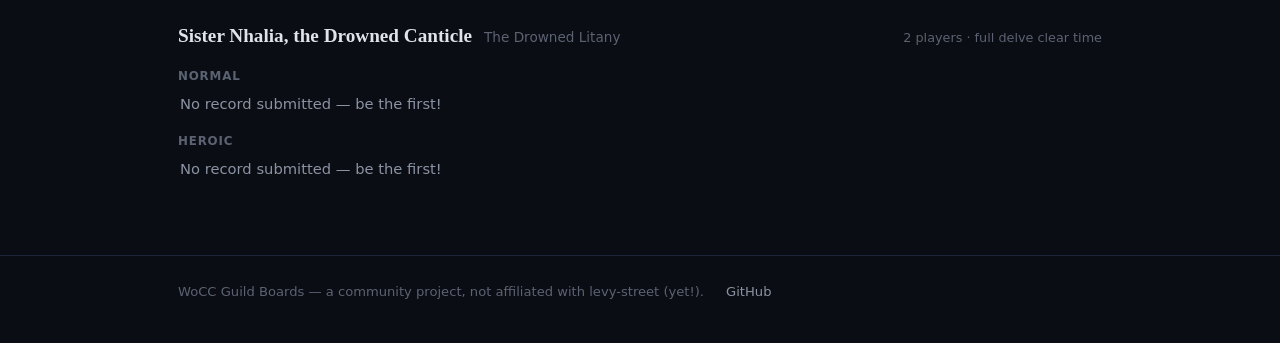
<file: pve.html>
<!doctype html>
<html lang="en">
<head>
<meta charset="utf-8">
<meta name="viewport" content="width=device-width, initial-scale=1">
<meta name="color-scheme" content="dark">
<title data-i18n="pve.title">PvE records — WoCC Guild Boards</title>
<meta name="description" content="PvE records of World of ClaudeCraft guilds: kill times on Nythraxis, dungeons, delves and world bosses, normal and heroic.">
<meta name="theme-color" content="#4ea8de">
<link rel="icon" href="data:image/svg+xml,<svg xmlns=%27http://www.w3.org/2000/svg%27 viewBox=%270 0 100 100%27><polygon points=%2750,0 100,16 100,60 50,100 0,60 0,16%27 fill=%27%234ea8de%27/><text x=%2750%27 y=%2772%27 font-size=%2752%27 text-anchor=%27middle%27 font-family=%27Georgia%27 font-weight=%27bold%27 fill=%27%230a1622%27>B</text></svg>">
<link rel="stylesheet" href="assets/style.css">
</head>
<body data-page="pve">

<header class="topbar">
  <div class="row">
    <a class="brand" href="index.html"><span class="sigil">B</span><b>WoCC Guild Boards</b></a>
    <nav class="topnav" data-boards-nav data-current="pve"></nav>
  </div>
</header>

<div class="demo-banner" data-demo-banner></div>

<main>
  <div class="wrap">
    <section class="hero" style="padding-bottom:10px">
      <h1 data-i18n="pve.h1">PvE records</h1>
      <p data-i18n="pve.tagline">One board per boss and difficulty. Timer runs from pull to kill (full run for delves). The top spot with video proof is the official server record.</p>
    </section>

    <section>
      <div class="chips" data-pve-chips></div>
      <p class="section-sub" data-boards-note></p>
      <div data-pve-boards></div>
    </section>
  </div>
</main>

<footer>
  <div class="wrap">
    <span data-i18n="footer.tagline">WoCC Guild Boards — a community project, not affiliated with levy-street (yet!).</span>
    <a href="https://github.com/Reptile-New/guild-leaderbord" rel="noopener">GitHub</a>
  </div>
</footer>

<script src="assets/i18n.js"></script>
<script src="assets/app.js"></script>
</body>
</html>
</file>
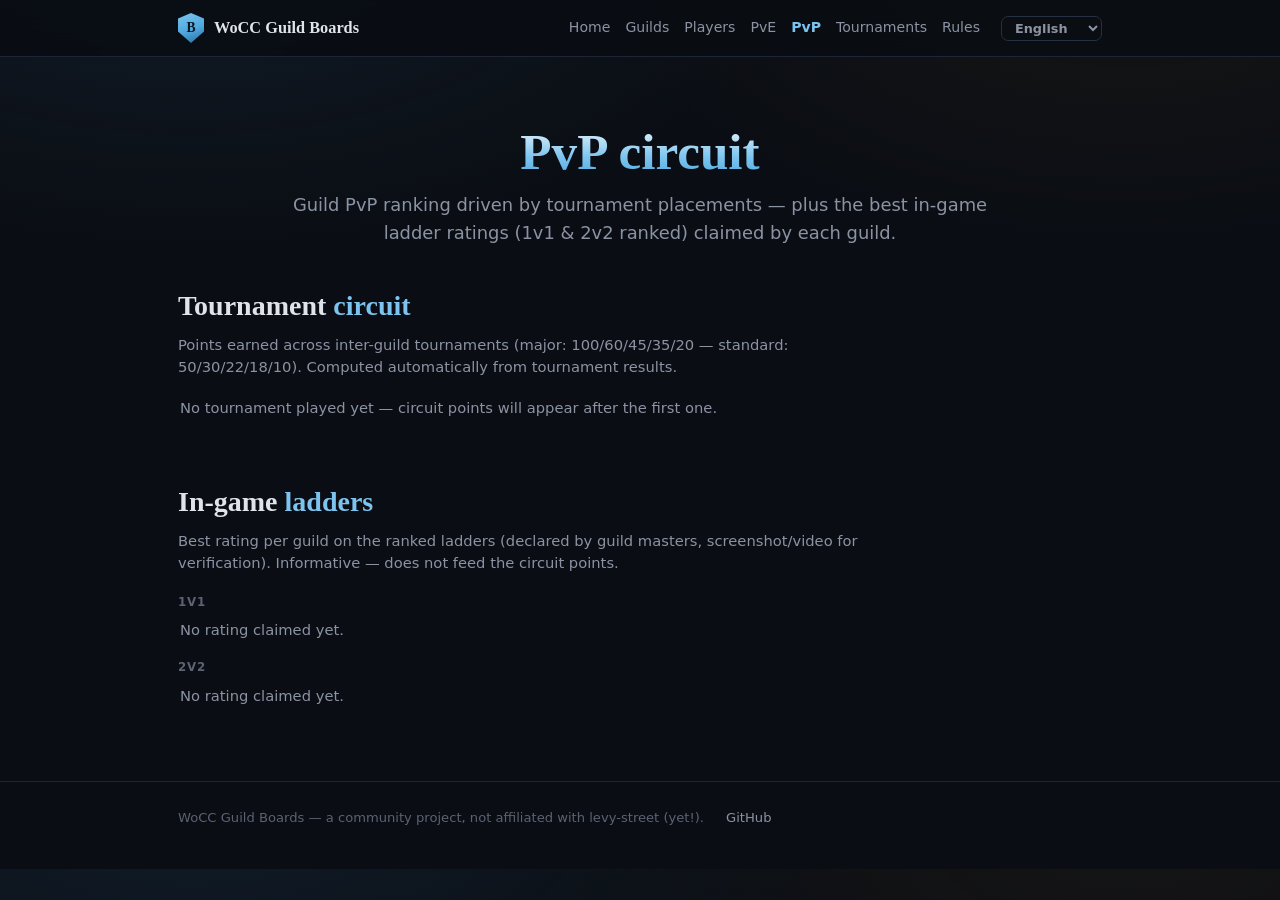
<file: pvp.html>
<!doctype html>
<html lang="en">
<head>
<meta charset="utf-8">
<meta name="viewport" content="width=device-width, initial-scale=1">
<meta name="color-scheme" content="dark">
<title data-i18n="pvp.title">PvP circuit — WoCC Guild Boards</title>
<meta name="description" content="The PvP guild ranking of World of ClaudeCraft: tournament circuit points and best 1v1/2v2 ladder ratings.">
<meta name="theme-color" content="#4ea8de">
<link rel="icon" href="data:image/svg+xml,<svg xmlns=%27http://www.w3.org/2000/svg%27 viewBox=%270 0 100 100%27><polygon points=%2750,0 100,16 100,60 50,100 0,60 0,16%27 fill=%27%234ea8de%27/><text x=%2750%27 y=%2772%27 font-size=%2752%27 text-anchor=%27middle%27 font-family=%27Georgia%27 font-weight=%27bold%27 fill=%27%230a1622%27>B</text></svg>">
<link rel="stylesheet" href="assets/style.css">
</head>
<body data-page="pvp">

<header class="topbar">
  <div class="row">
    <a class="brand" href="index.html"><span class="sigil">B</span><b>WoCC Guild Boards</b></a>
    <nav class="topnav" data-boards-nav data-current="pvp"></nav>
  </div>
</header>

<div class="demo-banner" data-demo-banner></div>

<main>
  <div class="wrap">
    <section class="hero" style="padding-bottom:10px">
      <h1 data-i18n="pvp.h1">PvP circuit</h1>
      <p data-i18n="pvp.tagline">Guild PvP ranking driven by tournament placements — plus the best in-game ladder ratings (1v1 &amp; 2v2 ranked) claimed by each guild.</p>
    </section>

    <section>
      <h2 data-i18n="pvp.circuitH">Tournament <span class="em">circuit</span></h2>
      <p class="section-sub" data-i18n="pvp.circuitSub">Points earned across inter-guild tournaments (major: 100/60/45/35/20 — standard: 50/30/22/18/10). Computed automatically from tournament results.</p>
      <div data-pvp-circuit></div>
    </section>

    <section>
      <h2 data-i18n="pvp.laddersH">In-game <span class="em">ladders</span></h2>
      <p class="section-sub" data-i18n="pvp.laddersSub">Best rating per guild on the ranked ladders (declared by guild masters, screenshot/video for verification). Informative — does not feed the circuit points.</p>
      <div data-pvp-ladders></div>
    </section>
  </div>
</main>

<footer>
  <div class="wrap">
    <span data-i18n="footer.tagline">WoCC Guild Boards — a community project, not affiliated with levy-street (yet!).</span>
    <a href="https://github.com/Reptile-New/guild-leaderbord" rel="noopener">GitHub</a>
  </div>
</footer>

<script src="assets/i18n.js"></script>
<script src="assets/app.js"></script>
</body>
</html>
</file>
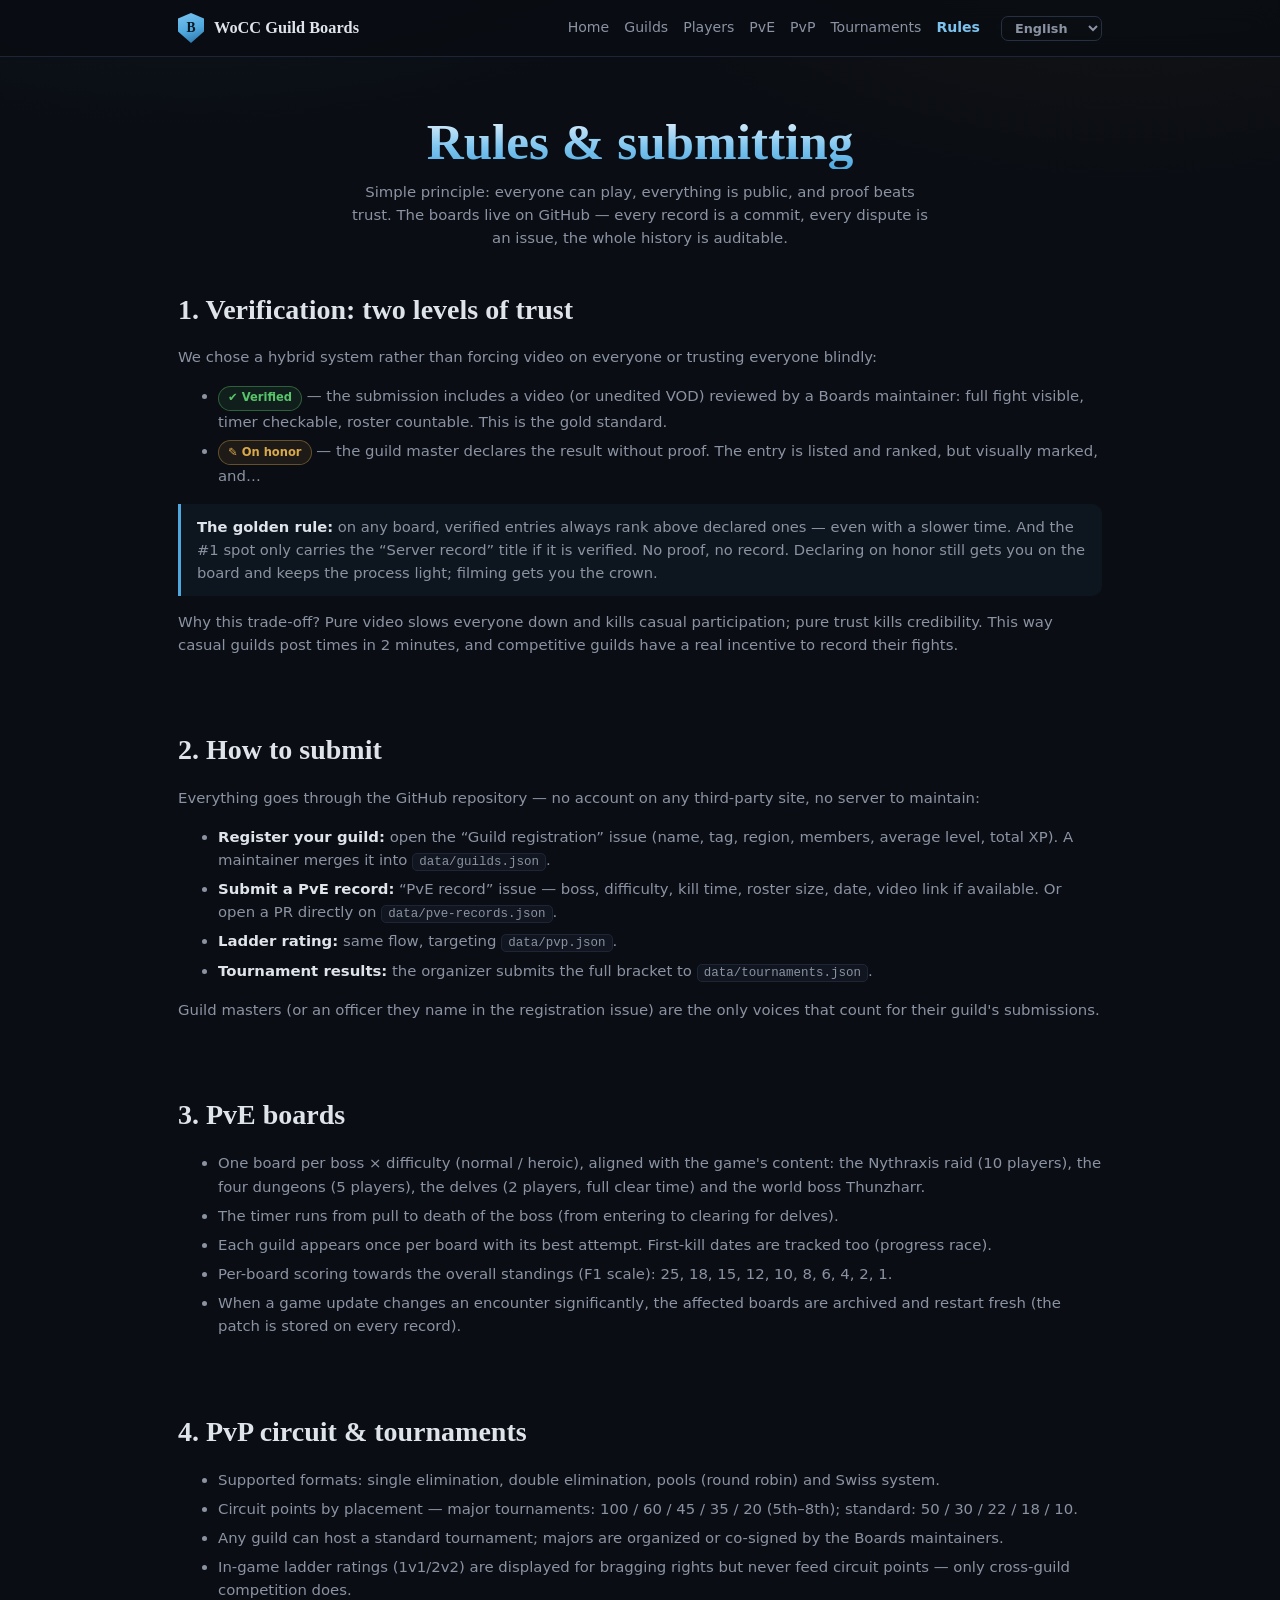
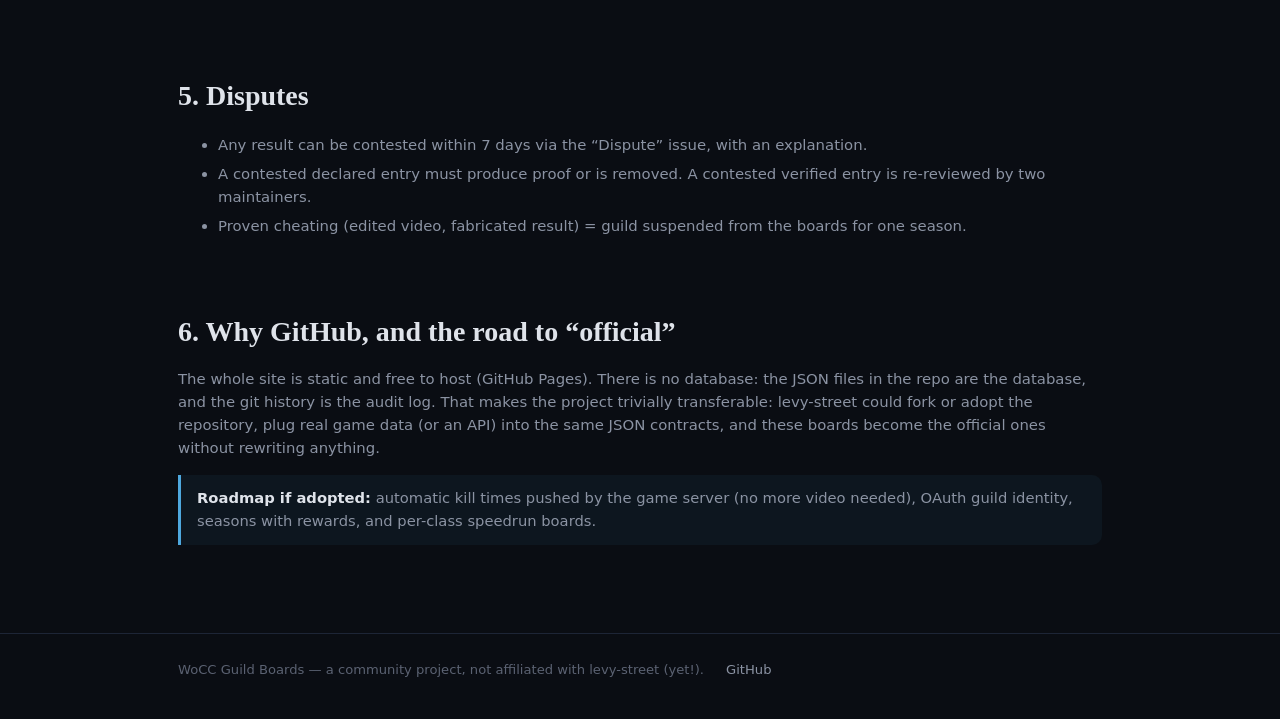
<file: reglement.html>
<!doctype html>
<html lang="en">
<head>
<meta charset="utf-8">
<meta name="viewport" content="width=device-width, initial-scale=1">
<meta name="color-scheme" content="dark">
<title data-i18n="rules.title">Rules &amp; submitting — WoCC Guild Boards</title>
<meta name="description" content="The WoCC Guild Boards rulebook: video-verified records, on-honor submissions, scoring scales, tournaments and disputes.">
<meta name="theme-color" content="#4ea8de">
<link rel="icon" href="data:image/svg+xml,<svg xmlns=%27http://www.w3.org/2000/svg%27 viewBox=%270 0 100 100%27><polygon points=%2750,0 100,16 100,60 50,100 0,60 0,16%27 fill=%27%234ea8de%27/><text x=%2750%27 y=%2772%27 font-size=%2752%27 text-anchor=%27middle%27 font-family=%27Georgia%27 font-weight=%27bold%27 fill=%27%230a1622%27>B</text></svg>">
<link rel="stylesheet" href="assets/style.css">
</head>
<body data-page="rules">

<header class="topbar">
  <div class="row">
    <a class="brand" href="index.html"><span class="sigil">B</span><b>WoCC Guild Boards</b></a>
    <nav class="topnav" data-boards-nav data-current="rules"></nav>
  </div>
</header>

<main>
  <div class="wrap rules">
    <section class="hero" style="padding-bottom:10px">
      <h1 data-i18n="rules.h1">Rules &amp; submitting</h1>
      <p data-i18n="rules.tagline">Simple principle: everyone can play, everything is public, and proof beats trust. The boards live on GitHub — every record is a commit, every dispute is an issue, the whole history is auditable.</p>
    </section>

    <section>
      <h2 data-i18n="rules.s1h">1. Verification: two levels of trust</h2>
      <p data-i18n="rules.s1p">We chose a hybrid system rather than forcing video on everyone or trusting everyone blindly:</p>
      <ul data-i18n="rules.s1list">
        <li><span class="badge verified">✔ Verified</span> — the submission includes a video (or unedited VOD) reviewed by a Boards maintainer: full fight visible, timer checkable, roster countable. This is the gold standard.</li>
        <li><span class="badge declared">✎ On honor</span> — the guild master declares the result without proof. The entry is listed and ranked, but visually marked, and…</li>
      </ul>
      <div class="callout" data-i18n="rules.s1callout"><b>The golden rule:</b> on any board, verified entries always rank above declared ones — even with a slower time. And the #1 spot only carries the “Server record” title if it is verified. No proof, no record. Declaring on honor still gets you on the board and keeps the process light; filming gets you the crown.</div>
      <p data-i18n="rules.s1why">Why this trade-off? Pure video slows everyone down and kills casual participation; pure trust kills credibility. This way casual guilds post times in 2 minutes, and competitive guilds have a real incentive to record their fights.</p>
    </section>

    <section>
      <h2 data-i18n="rules.s2h">2. How to submit</h2>
      <p data-i18n="rules.s2p">Everything goes through the GitHub repository — no account on any third-party site, no server to maintain:</p>
      <ul data-i18n="rules.s2list">
        <li><strong>Register your guild:</strong> open the “Guild registration” issue (name, tag, region, members, average level, total XP). A maintainer merges it into <code>data/guilds.json</code>.</li>
        <li><strong>Submit a PvE record:</strong> “PvE record” issue — boss, difficulty, kill time, roster size, date, video link if available. Or open a PR directly on <code>data/pve-records.json</code>.</li>
        <li><strong>Ladder rating:</strong> same flow, targeting <code>data/pvp.json</code>.</li>
        <li><strong>Tournament results:</strong> the organizer submits the full bracket to <code>data/tournaments.json</code>.</li>
      </ul>
      <p data-i18n="rules.s2note">Guild masters (or an officer they name in the registration issue) are the only voices that count for their guild's submissions.</p>
    </section>

    <section>
      <h2 data-i18n="rules.s3h">3. PvE boards</h2>
      <ul data-i18n="rules.s3list">
        <li>One board per boss × difficulty (normal / heroic), aligned with the game's content: the Nythraxis raid (10 players), the four dungeons (5 players), the delves (2 players, full clear time) and the world boss Thunzharr.</li>
        <li>The timer runs from pull to death of the boss (from entering to clearing for delves).</li>
        <li>Each guild appears once per board with its best attempt. First-kill dates are tracked too (progress race).</li>
        <li>Per-board scoring towards the overall standings (F1 scale): 25, 18, 15, 12, 10, 8, 6, 4, 2, 1.</li>
        <li>When a game update changes an encounter significantly, the affected boards are archived and restart fresh (the patch is stored on every record).</li>
      </ul>
    </section>

    <section>
      <h2 data-i18n="rules.s4h">4. PvP circuit &amp; tournaments</h2>
      <ul data-i18n="rules.s4list">
        <li>Supported formats: single elimination, double elimination, pools (round robin) and Swiss system.</li>
        <li>Circuit points by placement — major tournaments: 100 / 60 / 45 / 35 / 20 (5th–8th); standard: 50 / 30 / 22 / 18 / 10.</li>
        <li>Any guild can host a standard tournament; majors are organized or co-signed by the Boards maintainers.</li>
        <li>In-game ladder ratings (1v1/2v2) are displayed for bragging rights but never feed circuit points — only cross-guild competition does.</li>
      </ul>
    </section>

    <section>
      <h2 data-i18n="rules.s5h">5. Disputes</h2>
      <ul data-i18n="rules.s5list">
        <li>Any result can be contested within 7 days via the “Dispute” issue, with an explanation.</li>
        <li>A contested declared entry must produce proof or is removed. A contested verified entry is re-reviewed by two maintainers.</li>
        <li>Proven cheating (edited video, fabricated result) = guild suspended from the boards for one season.</li>
      </ul>
    </section>

    <section>
      <h2 data-i18n="rules.s6h">6. Why GitHub, and the road to “official”</h2>
      <p data-i18n="rules.s6p">The whole site is static and free to host (GitHub Pages). There is no database: the JSON files in the repo are the database, and the git history is the audit log. That makes the project trivially transferable: levy-street could fork or adopt the repository, plug real game data (or an API) into the same JSON contracts, and these boards become the official ones without rewriting anything.</p>
      <div class="callout" data-i18n="rules.s6callout"><b>Roadmap if adopted:</b> automatic kill times pushed by the game server (no more video needed), OAuth guild identity, seasons with rewards, and per-class speedrun boards.</div>
    </section>
  </div>
</main>

<footer>
  <div class="wrap">
    <span data-i18n="footer.tagline">WoCC Guild Boards — a community project, not affiliated with levy-street (yet!).</span>
    <a href="https://github.com/Reptile-New/guild-leaderbord" rel="noopener">GitHub</a>
  </div>
</footer>

<script src="assets/i18n.js"></script>
<script src="assets/app.js"></script>
</body>
</html>
</file>
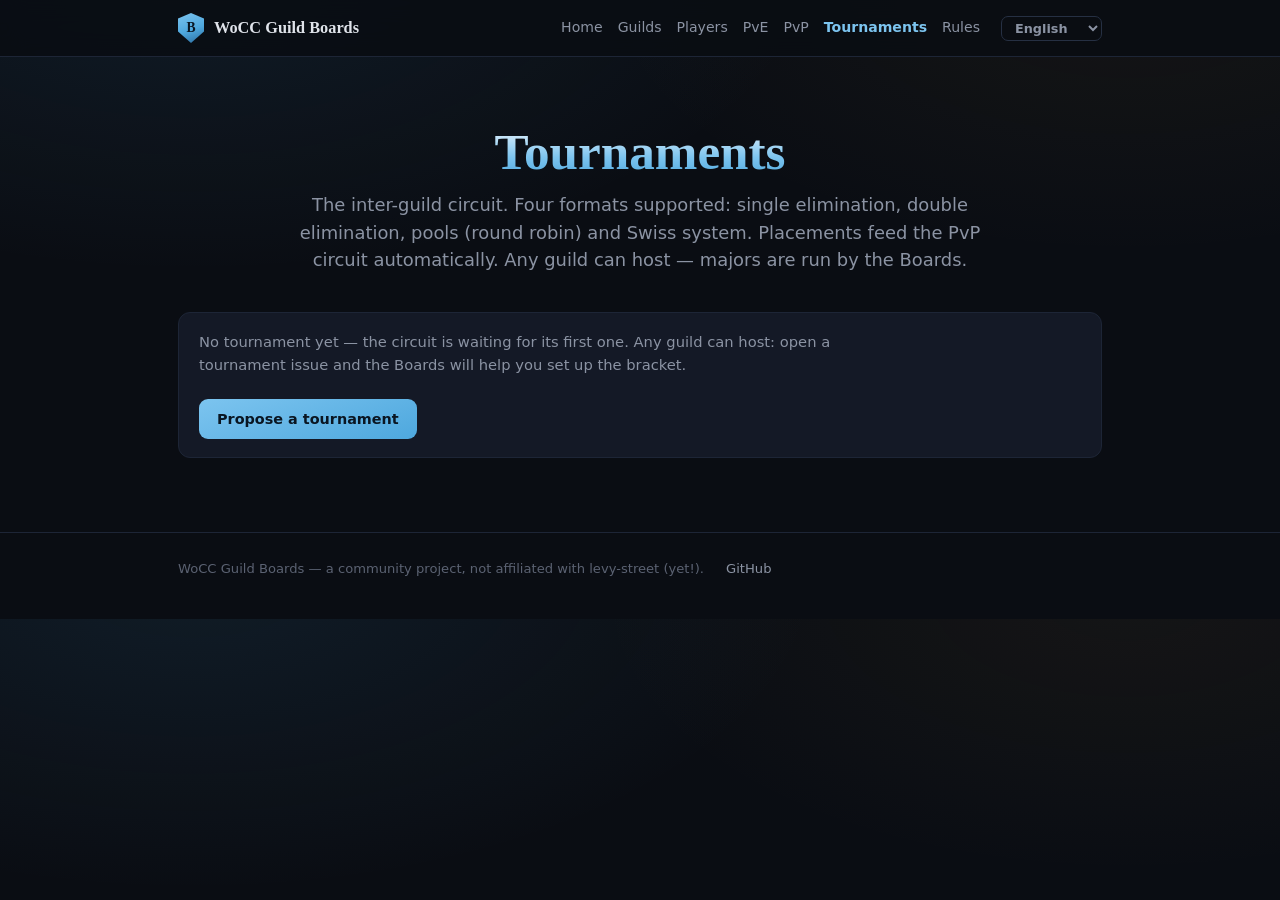
<file: tournois.html>
<!doctype html>
<html lang="en">
<head>
<meta charset="utf-8">
<meta name="viewport" content="width=device-width, initial-scale=1">
<meta name="color-scheme" content="dark">
<title data-i18n="tourneys.title">Tournaments — WoCC Guild Boards</title>
<meta name="description" content="Inter-guild tournaments of World of ClaudeCraft: single and double elimination, pools and Swiss system. Brackets, results, registration.">
<meta name="theme-color" content="#4ea8de">
<link rel="icon" href="data:image/svg+xml,<svg xmlns=%27http://www.w3.org/2000/svg%27 viewBox=%270 0 100 100%27><polygon points=%2750,0 100,16 100,60 50,100 0,60 0,16%27 fill=%27%234ea8de%27/><text x=%2750%27 y=%2772%27 font-size=%2752%27 text-anchor=%27middle%27 font-family=%27Georgia%27 font-weight=%27bold%27 fill=%27%230a1622%27>B</text></svg>">
<link rel="stylesheet" href="assets/style.css">
</head>
<body data-page="tourneys">

<header class="topbar">
  <div class="row">
    <a class="brand" href="index.html"><span class="sigil">B</span><b>WoCC Guild Boards</b></a>
    <nav class="topnav" data-boards-nav data-current="tourneys"></nav>
  </div>
</header>

<div class="demo-banner" data-demo-banner></div>

<main>
  <div class="wrap">
    <section class="hero" style="padding-bottom:10px">
      <h1 data-i18n="tourneys.h1">Tournaments</h1>
      <p data-i18n="tourneys.tagline">The inter-guild circuit. Four formats supported: single elimination, double elimination, pools (round robin) and Swiss system. Placements feed the PvP circuit automatically. Any guild can host — majors are run by the Boards.</p>
    </section>

    <section>
      <div data-tourneys></div>
    </section>
  </div>
</main>

<footer>
  <div class="wrap">
    <span data-i18n="footer.tagline">WoCC Guild Boards — a community project, not affiliated with levy-street (yet!).</span>
    <a href="https://github.com/Reptile-New/guild-leaderbord" rel="noopener">GitHub</a>
  </div>
</footer>

<script src="assets/i18n.js"></script>
<script src="assets/app.js"></script>
</body>
</html>
</file>
<file: assets/style.css>
/* Boards des Guildes — feuille de style partagée.
   Thème sombre proche de l'écosystème WoCC (La Clauderie) mais identité propre :
   accent azur (boards « officiels ») + or réservé aux podiums. */

:root {
  --bg: #0a0d13;
  --bg-card: #141926;
  --bg-card-hover: #18202f;
  --line: #263043;
  --line-soft: #1d2536;
  --accent: #4ea8de;
  --accent-bright: #7cc4ef;
  --gold: #c8a04b;
  --gold-bright: #e6c37a;
  --silver: #b9c2d0;
  --bronze: #c98a5b;
  --text: #dfe3ea;
  --dim: #8b93a3;
  --faint: #5b6272;
  --ok: #58c46a;
  --warn: #d9a94a;
  --bad: #e5544a;
  --font: system-ui, -apple-system, "Segoe UI", Roboto, Helvetica, Arial, sans-serif;
  --font-display: "Iowan Old Style", "Palatino Linotype", Palatino, "Book Antiqua", Georgia, serif;
  --font-mono: "SF Mono", ui-monospace, "Cascadia Code", Menlo, Consolas, monospace;
}
* { box-sizing: border-box; }
html { scroll-behavior: smooth; }
@media (prefers-reduced-motion: reduce) { html { scroll-behavior: auto; } }
body {
  margin: 0;
  background: var(--bg);
  background-image:
    radial-gradient(ellipse 900px 460px at 15% -8%, rgba(78,168,222,0.10), transparent 70%),
    radial-gradient(ellipse 760px 400px at 88% -4%, rgba(200,160,75,0.06), transparent 70%);
  color: var(--text);
  font-family: var(--font);
  line-height: 1.55;
  -webkit-font-smoothing: antialiased;
}
a { color: inherit; }
.wrap { max-width: 980px; margin: 0 auto; padding: 0 clamp(16px, 5vw, 28px); }

/* ---- Topbar ---- */
.topbar { position: sticky; top: 0; z-index: 40; background: color-mix(in srgb, var(--bg) 88%, transparent); backdrop-filter: blur(12px); border-bottom: 1px solid var(--line-soft); }
.topbar .row { max-width: 980px; margin: 0 auto; padding: 0 clamp(16px,4vw,28px); display: flex; align-items: center; gap: 14px; min-height: 56px; }
.brand { display: flex; align-items: center; gap: 10px; text-decoration: none; }
.sigil { width: 26px; height: 30px; flex: none; background: linear-gradient(160deg, var(--accent-bright), var(--accent) 55%, #2b6da0); clip-path: polygon(50% 0,100% 18%,100% 62%,50% 100%,0 62%,0 18%); display: grid; place-items: center; color: #0a1622; font-family: var(--font-display); font-weight: 700; font-size: 0.85rem; }
.brand b { font-family: var(--font-display); font-weight: 600; font-size: 1.02rem; white-space: nowrap; }
.topnav { margin-left: auto; display: flex; align-items: center; gap: 4px 15px; flex-wrap: wrap; font-size: 0.88rem; padding: 8px 0; }
.topnav a { color: var(--dim); text-decoration: none; }
.topnav a:hover { color: var(--accent-bright); }
.topnav .cur { color: var(--accent-bright); font-weight: 600; }
.lang-btn { margin-left: 6px; background: none; border: 1px solid var(--line); border-radius: 7px; color: var(--dim); font: inherit; font-size: 0.8rem; font-weight: 600; padding: 3px 9px; cursor: pointer; }
.lang-btn:hover { color: var(--accent-bright); border-color: var(--accent); }
select.lang-btn { background: transparent; }
select.lang-btn option { background: var(--bg-card); color: var(--text); }
@media (max-width: 720px) { .brand b { display: none; } .topnav { gap: 4px 10px; font-size: 0.82rem; } }

/* ---- Hero ---- */
.hero { text-align: center; padding: clamp(34px, 6vw, 58px) 0 clamp(20px, 3.5vw, 32px); }
.crest { width: 74px; height: 84px; margin: 0 auto 20px; background: linear-gradient(165deg, #17202e, #10141d); border: 2px solid var(--accent); clip-path: polygon(50% 0,100% 14%,100% 60%,50% 100%,0 60%,0 14%); display: grid; place-items: center; box-shadow: 0 0 36px rgba(78,168,222,0.22), inset 0 0 26px rgba(0,0,0,0.6); }
.crest span { font-size: 2.1rem; }
h1 { font-family: var(--font-display); font-weight: 600; font-size: clamp(2rem, 6.5vw, 3.2rem); line-height: 1.05; margin: 0 0 12px; background: linear-gradient(180deg, #eef6fd, var(--accent-bright) 60%, var(--accent)); -webkit-background-clip: text; background-clip: text; -webkit-text-fill-color: transparent; }
.hero p { font-size: clamp(0.98rem, 2.2vw, 1.12rem); color: var(--dim); max-width: 62ch; margin: 0 auto; }
.hero .patchline { display: block; margin-top: 12px; font-size: 0.8rem; color: var(--faint); }
.hero .patchline code { font-family: var(--font-mono); color: var(--dim); }

/* ---- Bannière démo ---- */
.demo-banner { margin: 10px auto 0; max-width: 980px; padding: 0 clamp(16px,5vw,28px); }
.demo-banner > div { border: 1px dashed color-mix(in srgb, var(--warn) 55%, transparent); background: color-mix(in srgb, var(--warn) 7%, transparent); color: var(--warn); border-radius: 10px; padding: 9px 14px; font-size: 0.85rem; text-align: center; }

/* ---- Sections & cartes ---- */
section { padding: clamp(18px, 3vw, 28px) 0; }
h2 { font-family: var(--font-display); font-weight: 600; font-size: clamp(1.35rem, 3.4vw, 1.75rem); margin: 0 0 6px; }
h2 .em { color: var(--accent-bright); }
.section-sub { color: var(--dim); font-size: 0.92rem; margin: 0 0 18px; max-width: 75ch; }
.card { background: var(--bg-card); border: 1px solid var(--line-soft); border-radius: 12px; padding: 18px 20px; }
.cards { display: grid; grid-template-columns: repeat(auto-fit, minmax(230px, 1fr)); gap: 12px; }
.navcard { display: block; text-decoration: none; background: var(--bg-card); border: 1px solid var(--line-soft); border-radius: 12px; padding: 18px 20px; transition: border-color .15s, transform .15s, background .15s; }
.navcard:hover { border-color: var(--accent); transform: translateY(-2px); background: var(--bg-card-hover); }
.navcard h3 { font-family: var(--font-display); font-weight: 600; font-size: 1.1rem; margin: 0 0 7px; display: flex; align-items: center; gap: 9px; }
.navcard p { color: var(--dim); font-size: 0.88rem; margin: 0; }

/* ---- Tableaux de classement ---- */
.table-scroll { overflow-x: auto; border: 1px solid var(--line-soft); border-radius: 12px; background: var(--bg-card); }
table.board { width: 100%; border-collapse: collapse; font-size: 0.9rem; min-width: 560px; }
table.board.compact { min-width: 340px; }
table.board th { text-align: left; font-size: 0.72rem; text-transform: uppercase; letter-spacing: 0.07em; color: var(--faint); font-weight: 600; padding: 11px 14px 8px; border-bottom: 1px solid var(--line); white-space: nowrap; }
table.board td { padding: 10px 14px; border-bottom: 1px solid var(--line-soft); vertical-align: middle; }
table.board tbody tr:last-child td { border-bottom: none; }
table.board tbody tr:hover { background: var(--bg-card-hover); }
td.num, th.num { text-align: right; font-variant-numeric: tabular-nums; }
td.mono { font-family: var(--font-mono); font-size: 0.86rem; }
.rank { display: inline-grid; place-items: center; width: 26px; height: 26px; border-radius: 50%; font-weight: 700; font-size: 0.8rem; color: var(--dim); background: color-mix(in srgb, var(--line) 60%, transparent); }
.rank.r1 { background: linear-gradient(160deg, var(--gold-bright), var(--gold)); color: #241a06; }
.rank.r2 { background: linear-gradient(160deg, #dfe5ee, var(--silver)); color: #232a35; }
.rank.r3 { background: linear-gradient(160deg, #e0a978, var(--bronze)); color: #2f1c0d; }
.gname { font-weight: 600; }
.gtag { font-family: var(--font-mono); font-size: 0.74rem; color: var(--faint); margin-left: 7px; }
.gsub { display: block; font-size: 0.76rem; color: var(--faint); }

/* ---- Badges ---- */
.badge { display: inline-flex; align-items: center; gap: 5px; font-size: 0.72rem; font-weight: 600; padding: 2.5px 9px; border-radius: 999px; white-space: nowrap; }
.badge.verified { color: var(--ok); background: color-mix(in srgb, var(--ok) 10%, transparent); border: 1px solid color-mix(in srgb, var(--ok) 40%, transparent); }
.badge.declared { color: var(--warn); background: color-mix(in srgb, var(--warn) 9%, transparent); border: 1px solid color-mix(in srgb, var(--warn) 38%, transparent); }
.badge.record { color: var(--gold-bright); background: color-mix(in srgb, var(--gold) 10%, transparent); border: 1px solid color-mix(in srgb, var(--gold) 42%, transparent); }
.badge.open { color: var(--accent-bright); background: color-mix(in srgb, var(--accent) 10%, transparent); border: 1px solid color-mix(in srgb, var(--accent) 40%, transparent); }
.badge.tier { color: var(--dim); background: color-mix(in srgb, var(--line) 55%, transparent); border: 1px solid var(--line); }
a.video-link { color: var(--accent-bright); text-decoration: none; font-size: 0.82rem; }
a.video-link:hover { text-decoration: underline; }

/* ---- Filtres / onglets ---- */
.chips { display: flex; flex-wrap: wrap; gap: 8px; margin: 0 0 16px; }
.chip { background: var(--bg-card); border: 1px solid var(--line); border-radius: 999px; color: var(--dim); font: inherit; font-size: 0.84rem; font-weight: 600; padding: 6px 15px; cursor: pointer; }
.chip:hover { color: var(--accent-bright); border-color: var(--accent); }
.chip.on { color: #0a1622; background: linear-gradient(160deg, var(--accent-bright), var(--accent)); border-color: var(--accent); }

/* ---- Board PvE : groupes par rencontre ---- */
.encounter-head { display: flex; flex-wrap: wrap; align-items: baseline; gap: 6px 12px; margin: 26px 0 4px; }
.encounter-head h3 { font-family: var(--font-display); font-weight: 600; font-size: 1.2rem; margin: 0; }
.encounter-head .inst { color: var(--faint); font-size: 0.85rem; }
.encounter-head .meta { margin-left: auto; color: var(--faint); font-size: 0.8rem; }

/* ---- Tournois ---- */
.tourney { border: 1px solid var(--line-soft); border-radius: 14px; background: var(--bg-card); padding: 18px 20px; margin-bottom: 18px; }
.tourney-head { display: flex; flex-wrap: wrap; align-items: center; gap: 8px 12px; margin-bottom: 4px; }
.tourney-head h3 { font-family: var(--font-display); font-size: 1.25rem; font-weight: 600; margin: 0; }
.tourney-meta { color: var(--faint); font-size: 0.84rem; margin: 0 0 14px; }
.bracket { display: flex; gap: 18px; overflow-x: auto; padding: 6px 2px 12px; }
.bracket .round { flex: none; min-width: 210px; display: flex; flex-direction: column; }
.bracket .round-title { font-size: 0.74rem; text-transform: uppercase; letter-spacing: 0.07em; color: var(--faint); font-weight: 600; margin-bottom: 10px; text-align: center; }
.bracket .round .matches { display: flex; flex-direction: column; justify-content: space-around; gap: 12px; flex: 1; }
.match { background: #10151f; border: 1px solid var(--line-soft); border-radius: 10px; overflow: hidden; font-size: 0.86rem; }
.match .side { display: flex; align-items: center; gap: 8px; padding: 7px 11px; }
.match .side + .side { border-top: 1px solid var(--line-soft); }
.match .side.winner { background: color-mix(in srgb, var(--accent) 8%, transparent); }
.match .side.winner .mname { color: var(--accent-bright); font-weight: 700; }
.match .mname { flex: 1; min-width: 0; overflow: hidden; text-overflow: ellipsis; white-space: nowrap; }
.match .mtag { font-family: var(--font-mono); font-size: 0.68rem; color: var(--faint); }
.match .mscore { font-family: var(--font-mono); font-weight: 700; color: var(--dim); }
.match .side.winner .mscore { color: var(--accent-bright); }
.subhead { font-size: 0.74rem; text-transform: uppercase; letter-spacing: 0.07em; color: var(--faint); font-weight: 600; margin: 16px 0 8px; }
.pools { display: grid; grid-template-columns: repeat(auto-fit, minmax(260px, 1fr)); gap: 14px; }
.podium { display: flex; flex-wrap: wrap; gap: 8px; margin-top: 14px; }
.podium .step { display: inline-flex; align-items: center; gap: 7px; border-radius: 999px; padding: 5px 13px; font-size: 0.84rem; font-weight: 600; border: 1px solid var(--line); color: var(--dim); }
.podium .step.p1 { color: var(--gold-bright); border-color: color-mix(in srgb, var(--gold) 45%, transparent); background: color-mix(in srgb, var(--gold) 8%, transparent); }
.podium .step.p2 { color: var(--silver); border-color: color-mix(in srgb, var(--silver) 40%, transparent); background: color-mix(in srgb, var(--silver) 7%, transparent); }
.podium .step.p3 { color: var(--bronze); border-color: color-mix(in srgb, var(--bronze) 45%, transparent); background: color-mix(in srgb, var(--bronze) 8%, transparent); }
.register-cta { display: inline-flex; align-items: center; gap: 8px; margin-top: 8px; text-decoration: none; background: linear-gradient(160deg, var(--accent-bright), var(--accent)); color: #0a1622; font-weight: 700; font-size: 0.9rem; padding: 9px 18px; border-radius: 9px; }
.register-cta:hover { filter: brightness(1.08); }

/* ---- Règlement ---- */
.rules h3 { font-family: var(--font-display); font-weight: 600; font-size: 1.15rem; margin: 22px 0 8px; }
.rules p, .rules li { color: var(--dim); font-size: 0.93rem; }
.rules li { margin-bottom: 6px; }
.rules strong { color: var(--text); }
.rules code { font-family: var(--font-mono); font-size: 0.84em; background: #10151f; border: 1px solid var(--line-soft); border-radius: 5px; padding: 1px 6px; }
.callout { border-left: 3px solid var(--accent); background: color-mix(in srgb, var(--accent) 6%, transparent); border-radius: 0 10px 10px 0; padding: 12px 16px; margin: 14px 0; font-size: 0.92rem; color: var(--dim); }
.callout b { color: var(--text); }

/* ---- Stat tiles (accueil) ---- */
.stats { display: grid; grid-template-columns: repeat(auto-fit, minmax(150px, 1fr)); gap: 12px; margin-bottom: 8px; }
.stat { background: var(--bg-card); border: 1px solid var(--line-soft); border-radius: 12px; padding: 14px 16px; }
.stat .v { font-family: var(--font-display); font-size: 1.7rem; font-weight: 600; color: var(--accent-bright); line-height: 1.15; font-variant-numeric: tabular-nums; }
.stat .l { font-size: 0.78rem; color: var(--faint); }

/* ---- Footer ---- */
footer { border-top: 1px solid var(--line-soft); margin-top: clamp(28px, 5vw, 46px); padding: 26px 0 40px; color: var(--faint); font-size: 0.82rem; }
footer .wrap { display: flex; flex-wrap: wrap; gap: 8px 22px; }
footer a { color: var(--dim); text-decoration: none; }
footer a:hover { color: var(--accent-bright); }
</file>
